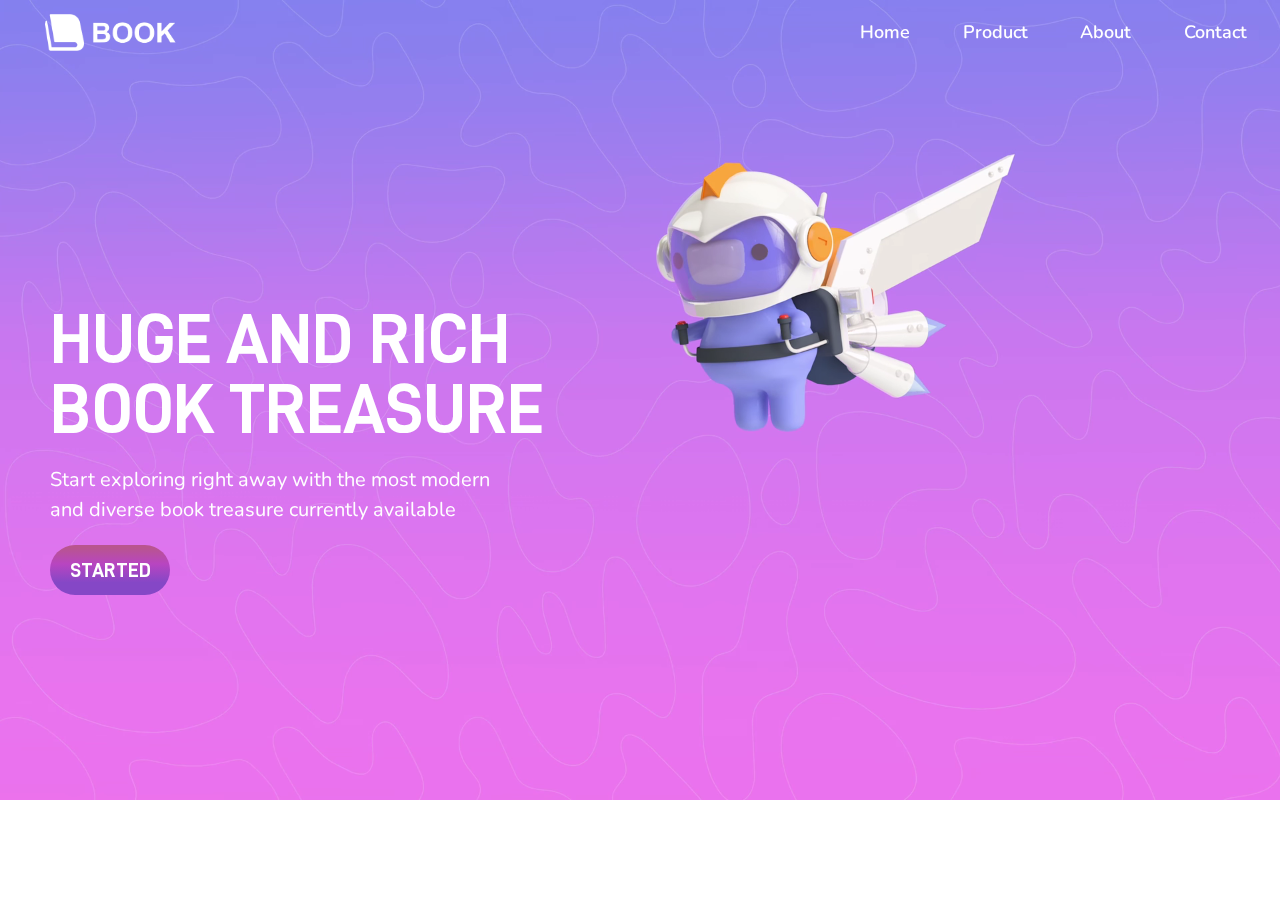
<file: index.html>
<!DOCTYPE html>
<html lang="en">
  <head>
    <meta charset="UTF-8" />
    <meta name="viewport" content="width=device-width, initial-scale=1.0" />
    <link rel="stylesheet" href="../assets/css/bootstrap-icons.css" />
    <link
      rel="icon"
      type="image/x-icon"
      href="./assets/images/login_image.png"
    />
    <link rel="stylesheet" href="./assets/css/style.css" />
    <title id="titlePage">Started</title>
  </head>
  <body class="started_page">
    <video autoplay="" loop="" muted="">
      <source src="./assets/video/background_start.webm" type="video/webm" />
    </video>
    <nav class="started_nav">
      <ul>
        <li>
          <a href="./pages/home.html" class="logo"
            ><img src="./assets/images/logo_white.png" alt="" width="150px"
          /></a>
        </li>
        <li class="ml-auto link"><a href="./pages/home.html">Home</a></li>
        <li class="link"><a href="./pages/product.html">Product</a></li>
        <li class="link"><a href="./pages/about.html">About</a></li>
        <li class="link"><a href="./pages/contact.html">Contact</a></li>
      </ul>
    </nav>
    <section class="main_started">
      <div class="content_started">
        <h1>Huge and rich book treasure</h1>
        <sub
          >Start exploring right away with the most modern and diverse book
          treasure currently available</sub
        >
        <a href="./pages/home.html" class="started_btn">Started</a>
      </div>
    </section>
    <script src="./assets/js/home.js"></script>
  </body>
</html>
</file>
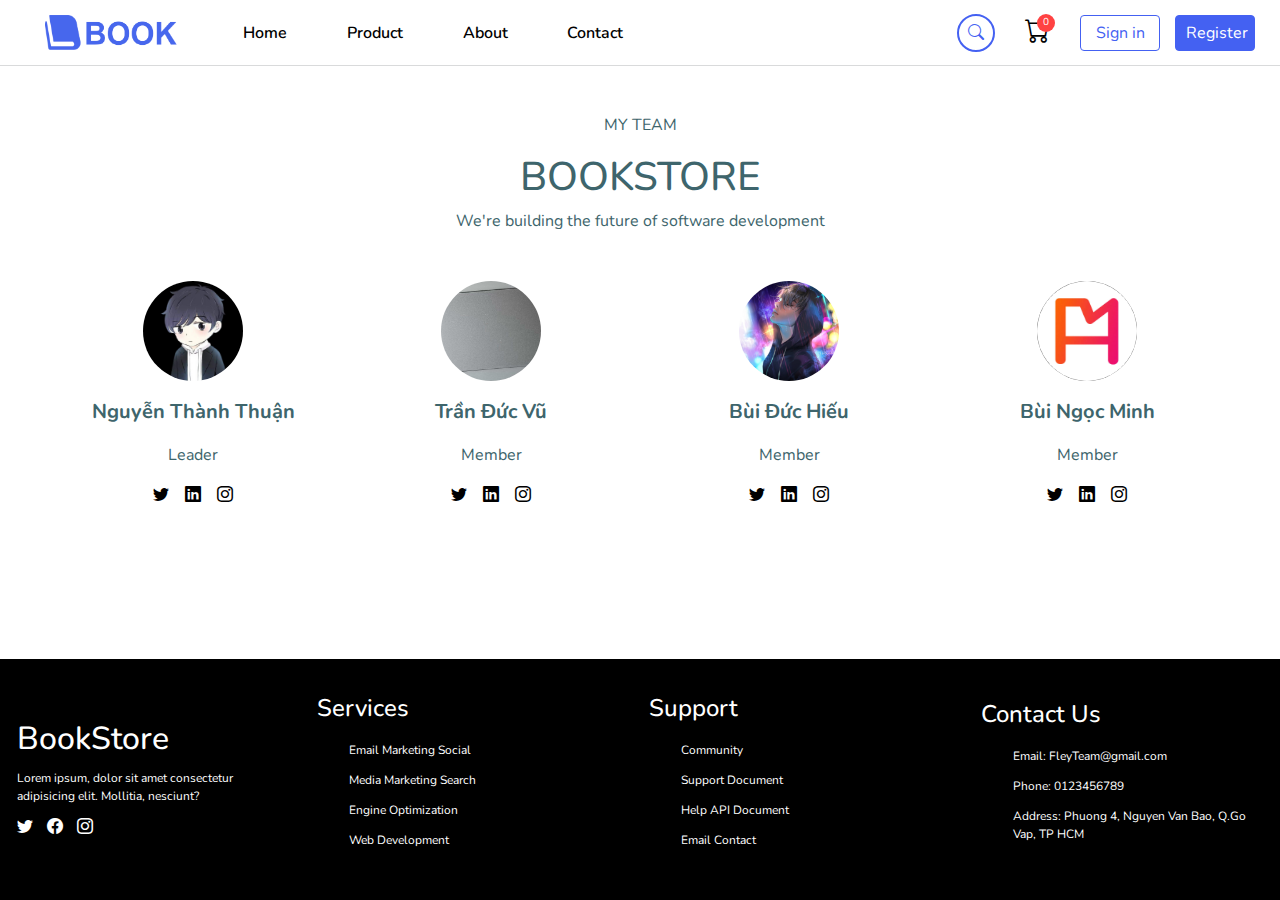
<file: pages/about.html>
<!DOCTYPE html>
<html lang="en">
  <head>
    <meta charset="UTF-8" />
    <meta name="viewport" content="width=device-width, initial-scale=1.0" />
    <link rel="stylesheet" href="" />
    <link rel="icon" type="image/x-icon" href="" />
    <link rel="stylesheet" href="../assets/css/bootstrap-icons.css" />
    <link rel="stylesheet" href="../assets/css/bootstrap.min.css" />
    <link
      rel="icon"
      type="image/x-icon"
      href="../assets/images/login_image.png"
    />
    <link rel="stylesheet" href="../assets/css/style.css" />
    <title>About</title>
  </head>
  <body class="about_page">
    <nav class="nav_page">
      <ul>
        <li>
          <a href="./home.html" class="logo"
            ><img src="../assets/images/logo.png" alt="logo" width="150px"
          /></a>
        </li>
        <li class="link"><a href="./home.html">Home</a></li>
        <li class="link"><a href="./product.html">Product</a></li>
        <li class="link"><a href="./about.html">About</a></li>
        <li class="link"><a href="./contact.html">Contact</a></li>
        <li class="ml-auto search">
          <input type="text" name="search" id="search_input" />
          <i class="bi bi-search search_icons"></i>
        </li>
        <li class="cart-li">
          <span class="cart-num">0</span>
          <a href="#" class="cart"><i class="bi bi-cart"></i></a>
        </li>
        <li class="function"></li>
      </ul>
    </nav>
    <div
      class="container-md d-flex flex-column align-items-center justify-content-center"
    >
      <div class="content mt-5">
        <div class="content-header text-center" style="color: #3e656c">
          <p>MY TEAM</p>
          <h1>BOOKSTORE</h1>
          <p>We're building the future of software development</p>
        </div>
        <div
          class="content-member d-flex flex-column flex-md-row gap-5 mt-5"
          style="color: #3e656c"
        >
          <div
            class="mx-auto text-center content-info text-sm-center"
            style="width: 250px"
          >
            <img
              src="../assets/images/thuan.jpg"
              alt="avatar" width="100px"
              class="rounded-circle mx-auto"
            />
            <p class="fw-bold mt-3 fs-5">Nguyễn Thành Thuận</p>
            <p class="my-3">Leader</p>
            <div class="mx-auto d-flex gap-3 justify-content-center">
              <a href="#"><i class="bi bi-twitter"></i></a>
              <a href="#"><i class="bi bi-linkedin"></i></a>
              <a href="#"><i class="bi bi-instagram"></i></a>
            </div>
          </div>
          <div
            class="mx-auto text-center content-info text-sm-center"
            style="width: 250px"
          >
            <img
              src="../assets/images/vu.jpg"
              alt="avatar" width="100px"
              class="rounded-circle mx-auto"
            />
            <p class="fw-bold mt-3 fs-5">Trần Đức Vũ</p>
            <p class="my-3">Member</p>
            <div class="mx-auto d-flex gap-3 justify-content-center">
              <a href="#"><i class="bi bi-twitter"></i></a>
              <a href="#"><i class="bi bi-linkedin"></i></a>
              <a href="#"><i class="bi bi-instagram"></i></a>
            </div>
          </div>
          <div
            class="mx-auto text-center content-info text-sm-center"
            style="width: 250px"
          >
            <img
              src="../assets/images/hieu.jpg"
              alt="avatar" width="100px"
              class="rounded-circle mx-auto"
            />
            <p class="fw-bold mt-3 fs-5">Bùi Đức Hiếu</p>
            <p class="my-3">Member</p>
            <div class="mx-auto d-flex gap-3 justify-content-center">
              <a href="#"><i class="bi bi-twitter"></i></a>
              <a href="#"><i class="bi bi-linkedin"></i></a>
              <a href="#"><i class="bi bi-instagram"></i></a>
            </div>
          </div>
          <div
            class="mx-auto text-center content-info text-sm-center"
            style="width: 250px"
          >
            <img
              src="../assets/images/minh.jpg"
              alt="avatar" width="100px"
              class="rounded-circle mx-auto"
            />
            <p class="fw-bold mt-3 fs-5">Bùi Ngọc Minh</p>
            <p class="my-3">Member</p>
            <div class="mx-auto d-flex gap-3 justify-content-center">
              <a href="#"><i class="bi bi-twitter"></i></a>
              <a href="#"><i class="bi bi-linkedin"></i></a>
              <a href="#"><i class="bi bi-instagram"></i></a>
            </div>
          </div>
        </div>
      </div>
    </div>
    <footer>
      <div class="main_footer">
        <div>
          <h2>BookStore</h2>
          <p>
            Lorem ipsum, dolor sit amet consectetur adipisicing elit. Mollitia,
            nesciunt?
          </p>
          <i class="bi bi-twitter"></i>
          <i class="bi bi-facebook facebook"></i>
          <i class="bi bi-instagram"></i>
        </div>
        <div>
          <h4>Services</h2>
          <ul>
            <li><a href="#">Email Marketing Social</a></li>
            <li><a href="#">Media Marketing Search</a></li>
            <li><a href="#">Engine Optimization</a></li>
            <li><a href="#">Web Development</a></li>
          </ul>
        </div>
        <div>
          <h4>Support</h2>
          <ul>
            <li><a href="#">Community</a></li>
            <li><a href="#">Support Document</a></li>
            <li><a href="#">Help API Document</a></li>
            <li><a href="#">Email Contact</a></li>
          </ul>
        </div>
        <div>
          <h4>Contact Us</h2>
          <ul>
            <li>Email: <a href="#">FleyTeam@gmail.com</a></li>
            <li>Phone: <a href="#">0123456789</a></li>
            <li>Address: <a href="#">Phuong 4, Nguyen Van Bao, Q.Go Vap, TP HCM</a></li>
          </ul>
        </div>
      </div>
    </footer>
    <script src="../assets/js/search.js"></script>
    <script src="../assets/js/home.js"></script>
    <script src="../assets/js/cart.js"></script>
    <script src="../assets/js/addCart.js"></script>
  </body>
</html>
</file>
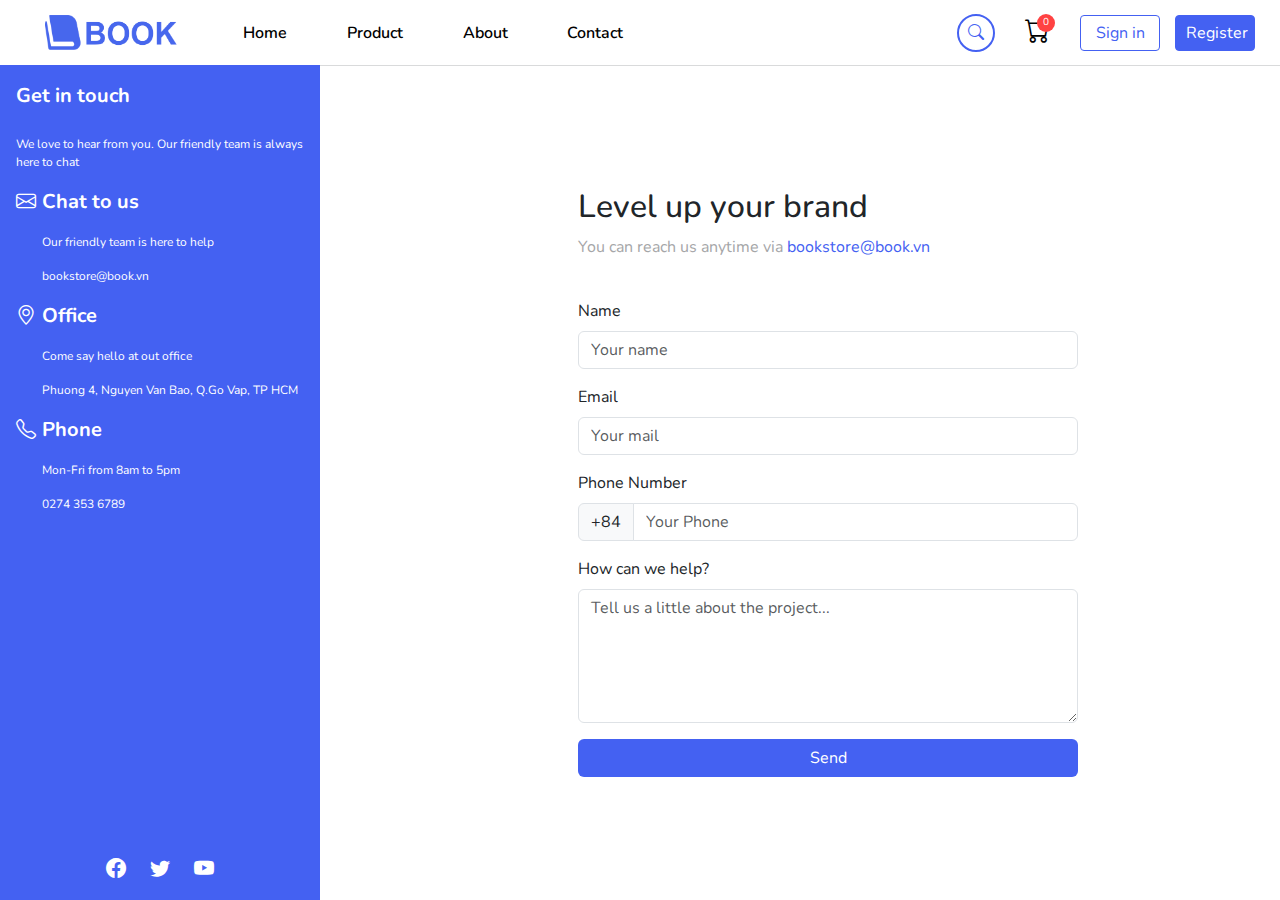
<file: pages/contact.html>
<!DOCTYPE html>
<html lang="en">
  <head>
    <meta charset="UTF-8" />
    <meta name="viewport" content="width=device-width, initial-scale=1.0" />
    <link rel="stylesheet" href="" />
    <link rel="icon" type="image/x-icon" href="" />
    <link rel="stylesheet" href="../assets/css/bootstrap-icons.css" />
    <link rel="stylesheet" href="../assets/css/bootstrap.min.css" />
    <link
      rel="icon"
      type="image/x-icon"
      href="../assets/images/login_image.png"
    />
    <link rel="stylesheet" href="../assets/css/style.css" />
    <title>Contact</title>
  </head>

  <body class="contact_page">
    <nav class="nav_page">
      <ul>
        <li>
          <a href="./home.html" class="logo"
            ><img src="../assets/images/logo.png" alt="logo" width="150px"
          /></a>
        </li>
        <li class="link"><a href="./home.html">Home</a></li>
        <li class="link"><a href="./product.html">Product</a></li>
        <li class="link"><a href="./about.html">About</a></li>
        <li class="link"><a href="./contact.html">Contact</a></li>
        <li class="ml-auto search">
          <input type="text" name="search" id="search_input" />
          <i class="bi bi-search search_icons"></i>
        </li>
        <li class="cart-li">
          <span class="cart-num">0</span>
          <a href="#" class="cart"><i class="bi bi-cart"></i></a>
        </li>
        <li class="function"></li>
      </ul>
    </nav>
    <div class="container-fluid">
      <div class="content row">
        <div
          class="col-3 left-content d-flex flex-column justify-content-center text-white p-3 fs-5"
          style="background-color: #4461f2; height: calc(100vh - 65px)"
        >
          <p class="fw-bold">Get in touch</p>
          <p class="mt-2" style="font-size: 12px">
            We love to hear from you. Our friendly team is always here to chat
          </p>
          <div class="row">
            <div class="col-1">
              <i class="bi bi-envelope"></i>
            </div>
            <div class="col-11">
              <p class="fw-bold">Chat to us</p>
              <p style="font-size: 12px">Our friendly team is here to help</p>
              <p style="font-size: 12px">bookstore@book.vn</p>
            </div>
          </div>
          <div class="row">
            <div class="col-1">
              <i class="bi bi-geo-alt"></i>
            </div>
            <div class="col-11">
              <p class="fw-bold">Office</p>
              <p style="font-size: 12px">Come say hello at out office</p>
              <p style="font-size: 12px">
                Phuong 4, Nguyen Van Bao, Q.Go Vap, TP HCM
              </p>
            </div>
          </div>
          <div class="row">
            <div class="col-1">
              <i class="bi bi-telephone"></i>
            </div>
            <div class="col-11">
              <p class="fw-bold">Phone</p>
              <p style="font-size: 12px">Mon-Fri from 8am to 5pm</p>
              <p style="font-size: 12px">0274 353 6789</p>
            </div>
          </div>
          <div class="d-flex gap-4 mt-auto mx-auto text-decoration-none">
            <a href="" class="text-white"><i class="bi bi-facebook"></i></a>
            <a href="" class="text-white"><i class="bi bi-twitter"></i></a>
            <a href="" class="text-white"><i class="bi bi-youtube"></i></a>
          </div>
        </div>
        <div
          class="right-content col-9 d-flex justify-content-center align-items-center"
        >
          <div class="container-sm w-50 d-flex flex-column">
            <div class="">
              <h2>Level up your brand</h2>
              <p style="color: #a5a6a8">
                You can reach us anytime via
                <a style="color: #4461f2" href="#">bookstore@book.vn</a>
              </p>
            </div>
            <form action="#" class="mt-4" style="width: 500px">
              <label for="name" class="form-label">Name</label>
              <input
                type="text"
                name="name"
                id="name"
                class="form-control"
                placeholder="Your name"
              />
              <label for="email" class="form-label mt-3">Email</label>
              <input
                type="email"
                name="email"
                id="name"
                class="form-control"
                placeholder="Your mail"
              />
              <label for="phone" class="form-label mt-3">Phone Number</label>
              <div class="input-group">
                <span class="input-group-text">+84</span>
                <input
                  type="text"
                  name="phone"
                  id="phone"
                  placeholder="Your Phone"
                  class="form-control"
                />
              </div>
              <label for="comment" class="form-label mt-3"
                >How can we help?</label
              >
              <textarea
                name="comment"
                id=""
                cols="30"
                rows="5"
                class="form-control"
                placeholder="Tell us a little about the project..."
              ></textarea>
              <input
                type="button"
                value="Send"
                class="btn text-white mt-3 w-100"
                style="background-color: #4461f2"
              />
            </form>
          </div>
        </div>
      </div>
    </div>
    <script src="../assets/js/search.js"></script>
    <script src="../assets/js/home.js"></script>
    <script src="../assets/js/cart.js"></script>
  </body>
</html>
</file>
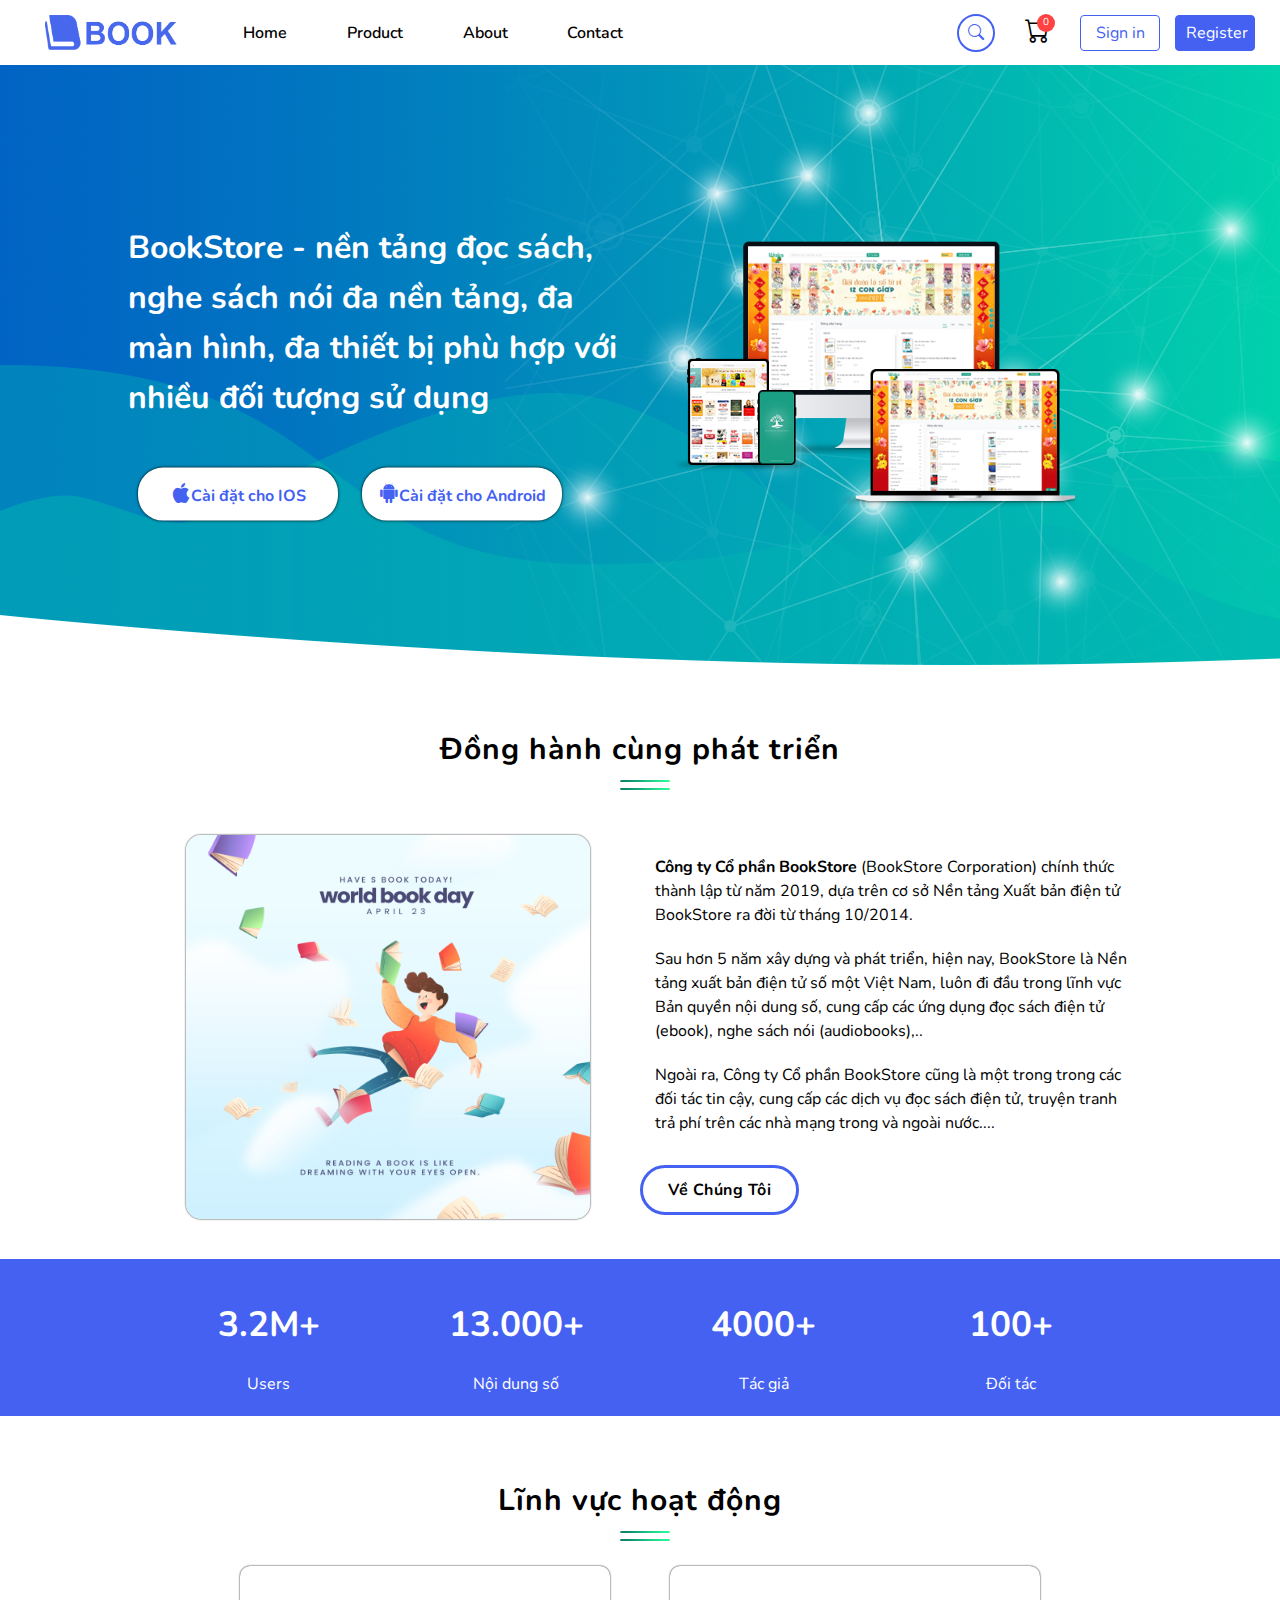
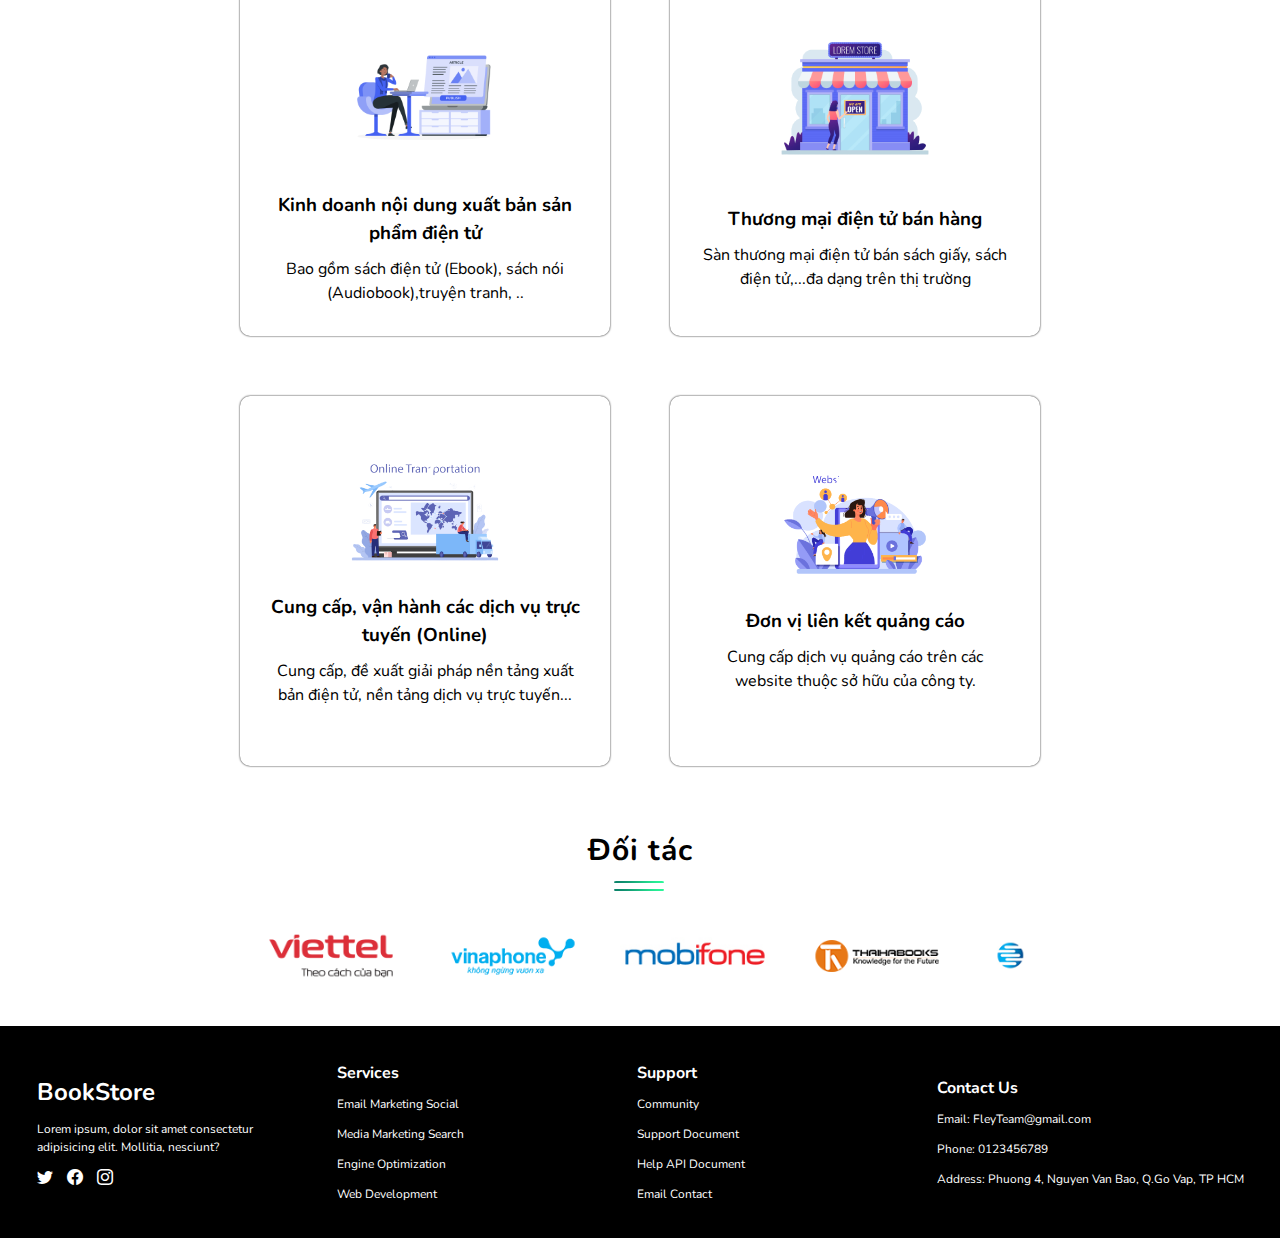
<file: pages/home.html>
<!DOCTYPE html>
<html lang="en">
  <head>
    <meta charset="UTF-8" />
    <meta name="viewport" content="width=device-width, initial-scale=1.0" />
    <link rel="stylesheet" href="../assets/css/bootstrap-icons.css" />
    <link
      rel="icon"
      type="image/x-icon"
      href="../assets/images/login_image.png"
    />
    <link rel="stylesheet" href="../assets/css/style.css" />

    <title id="titlePage">Home Page</title>
  </head>
  <body class="home_page">
    <nav class="nav_page">
      <ul>
        <li>
          <a href="./home.html" class="logo"
            ><img src="../assets/images/logo.png" alt="logo" width="150px"
          /></a>
        </li>
        <li class="link"><a href="./home.html">Home</a></li>
        <li class="link"><a href="./product.html">Product</a></li>
        <li class="link"><a href="./about.html">About</a></li>
        <li class="link"><a href="./contact.html">Contact</a></li>
        <li class="ml-auto search">
          <input type="text" name="search" id="search_input" />
          <i class="bi bi-search search_icons"></i>
        </li>
        <li class="cart-li">
          <span class="cart-num">0</span>
          <a href="#" class="cart"><i class="bi bi-cart"></i></a>
        </li>
        <li class="function"></li>
      </ul>
    </nav>
    <div class="slider">
      <div class="carousel">
        <div class="carousel-item carousel-item_1">
          <div class="wrapper">
            <div class="content">
              <h1>
                BookStore - nền tảng đọc sách, nghe sách nói đa nền tảng, đa màn
                hình, đa thiết bị phù hợp với nhiều đối tượng sử dụng
              </h1>
              <div class="button-download">
                <button class="button-download_ios">
                  <i class="bi bi-apple"></i><a href="#">Cài đặt cho IOS</a>
                </button>
                <button class="button-download_android">
                  <i class="bi bi-android2"></i
                  ><a href="#">Cài đặt cho Android</a>
                </button>
              </div>
            </div>
            <div class="content-img">
              <img src="../assets/images/anh-3.png" alt="" />
            </div>
          </div>
        </div>

        <div class="carousel-item carousel-item_2">
          <div class="wrapper">
            <div class="content">
              <h1>
                BookStore - Nền tảng trao đổi mua bán sách an toàn, phù hợp với
                nhiều nền tảng khác nhau
              </h1>
              <ul>
                <li class="content_text">
                  <img src="../assets/images/tick.svg" alt="" srcset="" />An
                  toàn trao đổi và mua bán
                </li>
                <li class="content_text">
                  <img src="../assets/images/tick.svg" alt="" srcset="" />Nhiều
                  thể loại khác nhau phù hợp với nhiều nhu cầu
                </li>
                <li class="content_text">
                  <img src="../assets/images/tick.svg" alt="" srcset="" />Tương
                  thích với nhiều nền tảng
                </li>
                <li class="content_text">
                  <img src="../assets/images/tick.svg" alt="" srcset="" />Không
                  có quảng cáo
                </li>
              </ul>
              <div class="button-download">
                <button class="button-download_ios">
                  <i class="bi bi-apple"></i><a href="#">Cài đặt cho IOS</a>
                </button>
                <button class="button-download_android">
                  <i class="bi bi-android2"></i
                  ><a href="#">Cài đặt cho Android</a>
                </button>
              </div>
            </div>
            <div class="content-img">
              <img src="../assets/images/anh.png" alt="" />
            </div>
          </div>
        </div>

        <div class="carousel-item carousel-item_3">
          <div class="wrapper">
            <div class="content">
              <h1>
                Đăng ký BookStore - Cho phép bạn đọc sách, mua bán sách, xem
                giới thiệu sách và tìm kiếm các tài liệu cần thiết một cách dễ
                dàng.
              </h1>
              <div class="button-download">
                <button class="button-download_ios">
                  <i class="bi bi-apple"></i><a href="#">Cài đặt cho IOS</a>
                </button>
                <button class="button-download_android">
                  <i class="bi bi-android2"></i
                  ><a href="#">Cài đặt cho Android</a>
                </button>
              </div>
            </div>
            <div class="content-img">
              <img src="../assets/images/anh-2.png" alt="" />
            </div>
          </div>
        </div>
      </div>
    </div>

    <div class="container_box">
      <div class="title">
        <h1>Đồng hành cùng phát triển</h1>
      </div>
      <div class="main_content">
        <img src="../assets/images/img_main-content.jpg" alt="" />
        <div class="right_content">
          <div class="text_content">
            <p>
              <b>Công ty Cổ phần BookStore</b> (BookStore Corporation) chính
              thức thành lập từ năm 2019, dựa trên cơ sở Nền tảng Xuất bản điện
              tử BookStore ra đời từ tháng 10/2014.
            </p>
            <p>
              Sau hơn 5 năm xây dựng và phát triển, hiện nay, BookStore là Nền
              tảng xuất bản điện tử số một Việt Nam, luôn đi đầu trong lĩnh vực
              Bản quyền nội dung số, cung cấp các ứng dụng đọc sách điện tử
              (ebook), nghe sách nói (audiobooks),..
            </p>
            <p>
              Ngoài ra, Công ty Cổ phần BookStore cũng là một trong trong các
              đối tác tin cậy, cung cấp các dịch vụ đọc sách điện tử, truyện
              tranh trả phí trên các nhà mạng trong và ngoài nước....
            </p>
          </div>
          <a href="./about.html" class="more">Về Chúng Tôi</a>
        </div>
      </div>
    </div>

    <div class="statistical">
      <div class="statistical_container">
        <div class="first_box">
          <div class="counter_content">3.2M+</div>
          <span>Users</span>
        </div>
        <div class="second_box">
          <div class="counter_content">13.000+</div>
          <span>Nội dung số</span>
        </div>
        <div class="third_box">
          <div class="counter_content">4000+</div>
          <span>Tác giả</span>
        </div>
        <div class="fourth_box">
          <div class="counter_content">100+</div>
          <span>Đối tác</span>
        </div>
      </div>
    </div>

    <div class="box-content">
      <div class="title"><h1>Lĩnh vực hoạt động</h1></div>
      <div class="box-area">
        <div class="left-box">
          <div class="field-content">
            <div class="img-content">
              <img src="../assets/images/scope1.png" alt="" />
            </div>
            <div class="text-area">
              <h3>Kinh doanh nội dung xuất bản sản phẩm điện tử</h3>
              <p>
                Bao gồm sách điện tử (Ebook), sách nói (Audiobook),truyện tranh,
                ..
              </p>
            </div>
          </div>
        </div>
        <div class="right-box">
          <div class="field-content">
            <div class="img-content">
              <img src="../assets/images/scope2.png" alt="" />
            </div>
            <div class="text-area">
              <h3>Thương mại điện tử bán hàng</h3>
              <p>
                Sàn thương mại điện tử bán sách giấy, sách điện tử,...đa dạng
                trên thị trường
              </p>
            </div>
          </div>
        </div>
        <div class="left-box">
          <div class="field-content">
            <div class="img-content">
              <img src="../assets/images/scope3.png" alt="" />
            </div>
            <div class="text-area">
              <h3>Cung cấp, vận hành các dịch vụ trực tuyến (Online)</h3>
              <p>
                Cung cấp, đề xuất giải pháp nền tảng xuất bản điện tử, nền tảng
                dịch vụ trực tuyến...
              </p>
            </div>
          </div>
        </div>
        <div class="right-box">
          <div class="field-content">
            <div class="img-content">
              <img src="../assets/images/scope4.png" alt="" />
            </div>
            <div class="text-area">
              <h3>Đơn vị liên kết quảng cáo</h3>
              <p>
                Cung cấp dịch vụ quảng cáo trên các website thuộc sở hữu của
                công ty.
              </p>
            </div>
          </div>
        </div>
      </div>
    </div>
    <div class="partner">
      <div class="title"><h1>Đối tác</h1></div>
      <div class="slider-container">
        <div class="slider1">
          <div class="slider-item">
            <img src="../assets/images/dt-1.jpg" alt="" />
          </div>
          <div class="slider-item">
            <img src="../assets/images/dt-2.jpg" alt="" />
          </div>
          <div class="slider-item">
            <img src="../assets/images/dt-3.jpg" alt="" />
          </div>
          <div class="slider-item">
            <img src="../assets/images/dt-4.jpg" alt="" />
          </div>
          <div class="slider-item">
            <img src="../assets/images/dt-5.jpg" alt="" />
          </div>
          <div class="slider-item">
            <img src="../assets/images/dt-6.jpg" alt="" />
          </div>
          <div class="slider-item">
            <img src="../assets/images/dt-7.jpg" alt="" />
          </div>
          <div class="slider-item">
            <img src="../assets/images/dt-8.jpg" alt="" />
          </div>
          <div class="slider-item">
            <img src="../assets/images/dt-9.jpg" alt="" />
          </div>
          <div class="slider-item">
            <img src="../assets/images/dt-10.jpg" alt="" />
          </div>
          <div class="slider-item">
            <img src="../assets/images/dt-11.jpg" alt="" />
          </div>
          <div class="slider-item">
            <img src="../assets/images/dt-12.jpg" alt="" />
          </div>
          <div class="slider-item">
            <img src="../assets/images/dt-13.jpg" alt="" />
          </div>
          <div class="slider-item">
            <img src="../assets/images/dt-14.jpg" alt="" />
          </div>
          <div class="slider-item">
            <img src="../assets/images/dt-15.jpg" alt="" />
          </div>
          <div class="slider-item">
            <img src="../assets/images/dt-16.jpg" alt="" />
          </div>
          <div class="slider-item">
            <img src="../assets/images/dt-17.jpg" alt="" />
          </div>
          <div class="slider-item">
            <img src="../assets/images/dt-18.jpg" alt="" />
          </div>
          <div class="slider-item">
            <img src="../assets/images/dt-19.jpg" alt="" />
          </div>
          <div class="slider-item">
            <img src="../assets/images/dt-20.jpg" alt="" />
          </div>
        </div>
      </div>
    </div>
    <footer>
      <div class="main_footer">
        <div>
          <h2>BookStore</h2>
          <p>
            Lorem ipsum, dolor sit amet consectetur adipisicing elit. Mollitia,
            nesciunt?
          </p>
          <i class="bi bi-twitter"></i>
          <i class="bi bi-facebook facebook"></i>
          <i class="bi bi-instagram"></i>
        </div>
        <div>
          <h4>Services</h2>
          <ul>
            <li><a href="#">Email Marketing Social</a></li>
            <li><a href="#">Media Marketing Search</a></li>
            <li><a href="#">Engine Optimization</a></li>
            <li><a href="#">Web Development</a></li>
          </ul>
        </div>
        <div>
          <h4>Support</h2>
          <ul>
            <li><a href="#">Community</a></li>
            <li><a href="#">Support Document</a></li>
            <li><a href="#">Help API Document</a></li>
            <li><a href="#">Email Contact</a></li>
          </ul>
        </div>
        <div>
          <h4>Contact Us</h2>
          <ul>
            <li>Email: <a href="#">FleyTeam@gmail.com</a></li>
            <li>Phone: <a href="#">0123456789</a></li>
            <li>Address: <a href="#"> Phuong 4, Nguyen Van Bao, Q.Go Vap, TP HCM</a></li>
          </ul>
        </div>
      </div>
    </footer>
    <script src="../assets/js/dragSlider.js"></script>
    <script src="../assets/js/partner.js"></script>
    <script src="../assets/js/countNumber.js"></script>
    <script src="../assets/js/search.js"></script>
    <script src="../assets/js/home.js"></script>
    <script src="../assets/js/cart.js"></script>
  </body>
</html>
</file>
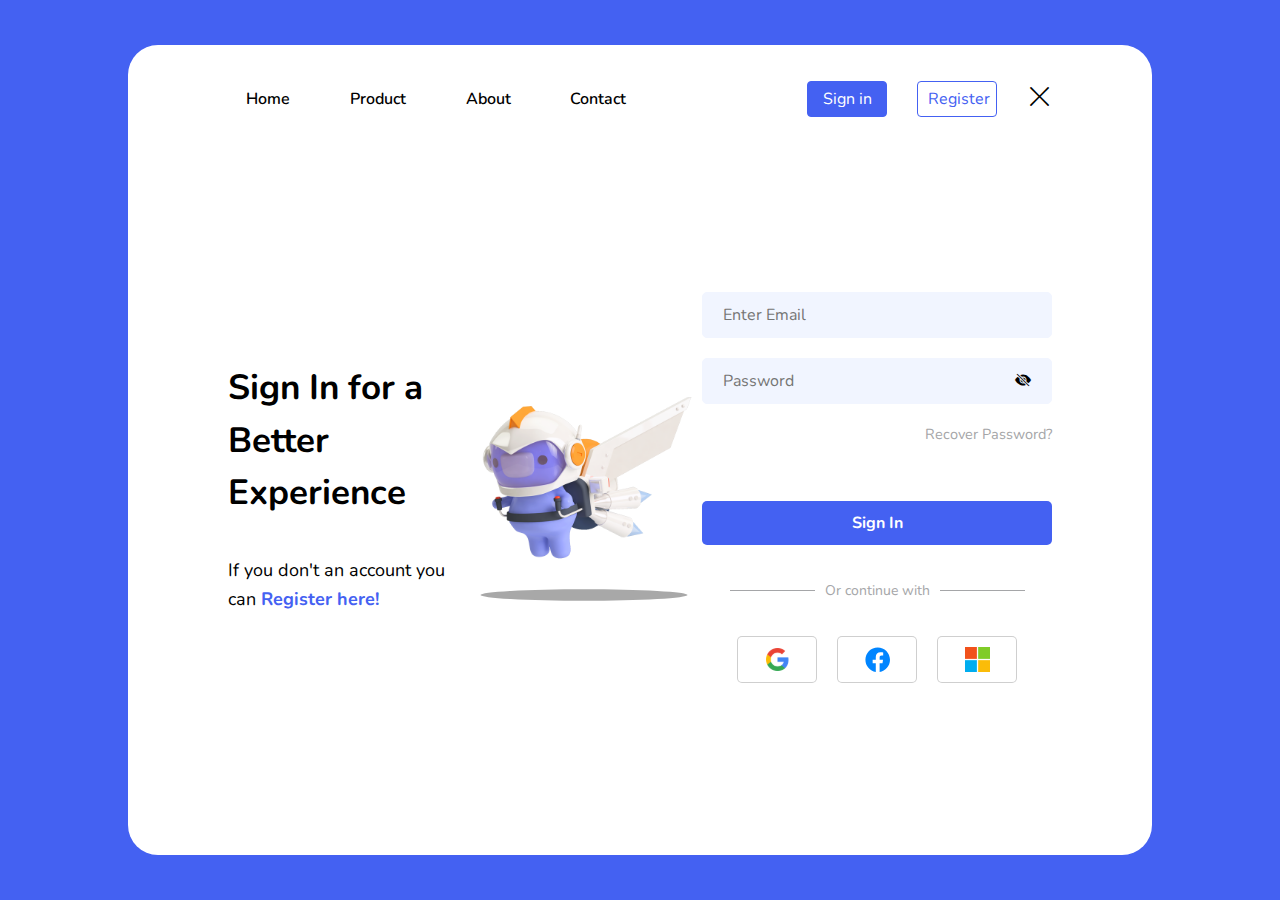
<file: pages/login.html>
<!DOCTYPE html>
<html lang="en">
  <head>
    <meta charset="UTF-8" />
    <meta name="viewport" content="width=device-width, initial-scale=1.0" />
    <link rel="stylesheet" href="../assets/css/bootstrap-icons.css" />
    <link rel="stylesheet" href="../assets/css/style.css" />
    <link
      rel="icon"
      type="image/x-icon"
      href="../assets/images/login_image.png"
    />
    <title id="titlePage">Sign In</title>
  </head>
  <body class="login">
    <section class="account">
      <div class="account_main">
        <nav>
          <ul>
            <li class="link"><a href="./home.html">Home</a></li>
            <li class="link"><a href="./product.html">Product</a></li>
            <li class="link"><a href="./about.html">About</a></li>
            <li class="link"><a href="./contact.html">Contact</a></li>
            <li class="sign ml-auto active">
              <a href="./login.html">Sign in</a>
            </li>
            <li class="regis">
              <a href="./register.html" class="Register">Register</a>
            </li>
            <a href="./home.html" class="close_icon">
              <i class="bi bi-x-lg"></i>
            </a>
          </ul>
        </nav>
        <div class="account_content">
          <div class="main_left">
            <h1 class="left_title">Sign In for a Better Experience</h1>
            <sub
              >If you don't an account you can
              <a href="./register.html">Register here!</a></sub
            >
          </div>
          <div class="main_center">
            <img src="../assets/images/login_image.png" alt="" />
            <div class="shadow_image"></div>
          </div>
          <form action="" class="account_form">
            <div class="form_email">
              <input type="text" name="email" placeholder="Enter Email" />
            </div>

            <div class="form_password">
              <input type="password" name="password" placeholder="Password" />
              <i class="bi bi-eye-slash-fill"></i>
            </div>
            <a href="#" class="recover_password">Recover Password?</a>
            <span class="error"></span>
            <div class="submit">
              <input type="submit" value="Sign In" class="sign_in" />
            </div>
            <div class="continue">
              <span></span>
              <p>Or continue with</p>
              <span></span>
            </div>
            <div class="social_network">
              <a href="#"
                ><img src="../assets/images/google_icon.svg" alt=""
              /></a>
              <a href="#"
                ><img src="../assets/images/facebook_icon.svg" alt=""
              /></a>
              <a href="#"
                ><img src="../assets/images/microsoft.png" alt="" />
              </a>
            </div>
          </form>
        </div>
      </div>
    </section>
    <script src="../assets/js/toggleEye.js"></script>
    <script src="../assets/js/account.js"></script>
  </body>
</html>
</file>
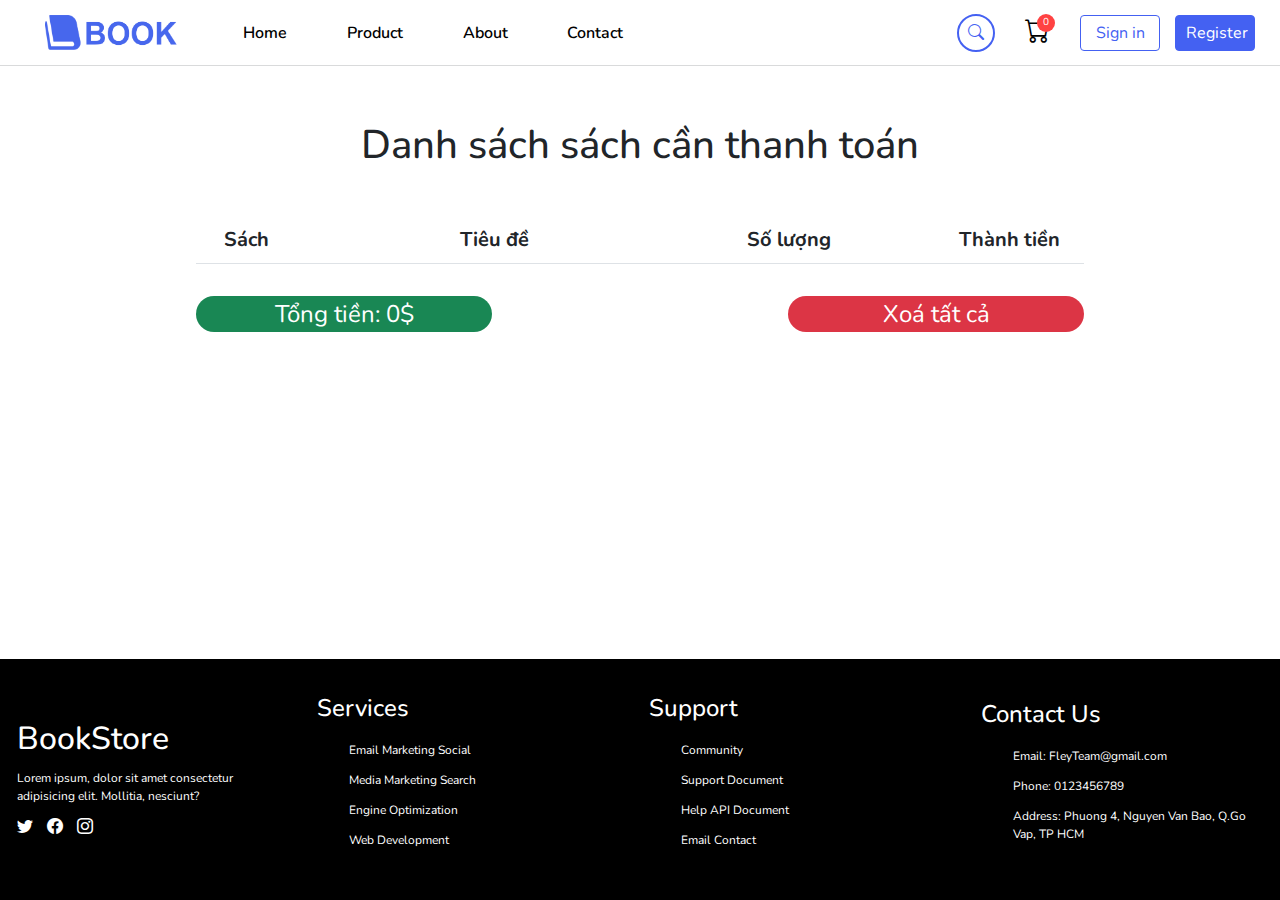
<file: pages/payment.html>
<!DOCTYPE html>
<html lang="en">
  <head>
    <meta charset="UTF-8" />
    <meta name="viewport" content="width=device-width, initial-scale=1.0" />
    <link rel="stylesheet" href="" />
    <link rel="icon" type="image/x-icon" href="" />
    <link rel="stylesheet" href="../assets/css/bootstrap-icons.css" />
    <link rel="stylesheet" href="../assets/css/bootstrap.min.css" />
    <link
      rel="icon"
      type="image/x-icon"
      href="../assets/images/login_image.png"
    />
    <link rel="stylesheet" href="../assets/css/style.css" />
    <title>Payment</title>
  </head>
  <body class="payment_page">
    <nav class="nav_page">
      <ul>
        <li>
          <a href="./home.html" class="logo"
            ><img src="../assets/images/logo.png" alt="logo" width="150px"
          /></a>
        </li>
        <li class="link"><a href="./home.html">Home</a></li>
        <li class="link"><a href="./product.html">Product</a></li>
        <li class="link"><a href="./about.html">About</a></li>
        <li class="link"><a href="./contact.html">Contact</a></li>
        <li class="ml-auto search">
          <input type="text" name="search" id="search_input" />
          <i class="bi bi-search search_icons"></i>
        </li>
        <li class="cart-li">
          <span class="cart-num">0</span>
          <a href="#" class="cart"><i class="bi bi-cart"></i></a>
        </li>
        <li class="function"></li>
      </ul>
    </nav>
    <div class="product-payment p-5">
      <h3
        class="fs-1 text-center mb-5 w-50 mx-auto py-2 rounded-5"
      >
        Danh sách sách cần thanh toán
      </h3>

      <div
        class="d-flex justify-content-center align-items-center w-75 mx-auto text-center fs-5 fw-bold border-bottom pb-2 mb-2"
      >
        <div class="text-center" style="width: 100px">Sách</div>
        <div class="ms-5" style="width: 300px">Tiêu đề</div>
        <div class="mx-auto" style="width: 150px">Số lượng</div>
        <div style="width: 150px">Thành tiền</div>
      </div>
      <div
        class="table_payment d-flex justify-content-center align-items-center flex-column"
      ></div>
      <div class="d-flex justify-content-center align-items-center">
      <div
        class="bg-success text-white w-25 fs-4 mt-4 mx-auto text-center rounded-5 sum_price"
      ></div>
      <div class="bg-danger text-white w-25 fs-4 mx-auto mt-4 text-center rounded-5 del">Xoá tất cả</div>
      </div>
    </div>
    <footer>
      <div class="main_footer">
        <div>
          <h2>BookStore</h2>
          <p>
            Lorem ipsum, dolor sit amet consectetur adipisicing elit. Mollitia,
            nesciunt?
          </p>
          <i class="bi bi-twitter"></i>
          <i class="bi bi-facebook facebook"></i>
          <i class="bi bi-instagram"></i>
        </div>
        <div>
          <h4>Services</h2>
          <ul>
            <li><a href="#">Email Marketing Social</a></li>
            <li><a href="#">Media Marketing Search</a></li>
            <li><a href="#">Engine Optimization</a></li>
            <li><a href="#">Web Development</a></li>
          </ul>
        </div>
        <div>
          <h4>Support</h2>
          <ul>
            <li><a href="#">Community</a></li>
            <li><a href="#">Support Document</a></li>
            <li><a href="#">Help API Document</a></li>
            <li><a href="#">Email Contact</a></li>
          </ul>
        </div>
        <div>
          <h4>Contact Us</h2>
          <ul>
            <li>Email: <a href="#">FleyTeam@gmail.com</a></li>
            <li>Phone: <a href="#">0123456789</a></li>
            <li>Address: <a href="#">Phuong 4, Nguyen Van Bao, Q.Go Vap, TP HCM</a></li>
          </ul>
        </div>
      </div>
    </footer>
  </body>
  <script src="../assets/js/home.js"></script>
  <script src="../assets/js/search.js"></script>
  <script src="../assets/js/cart.js"></script>
  <script src="../assets/js/renderProductPayment.js"></script>
</html>
</file>
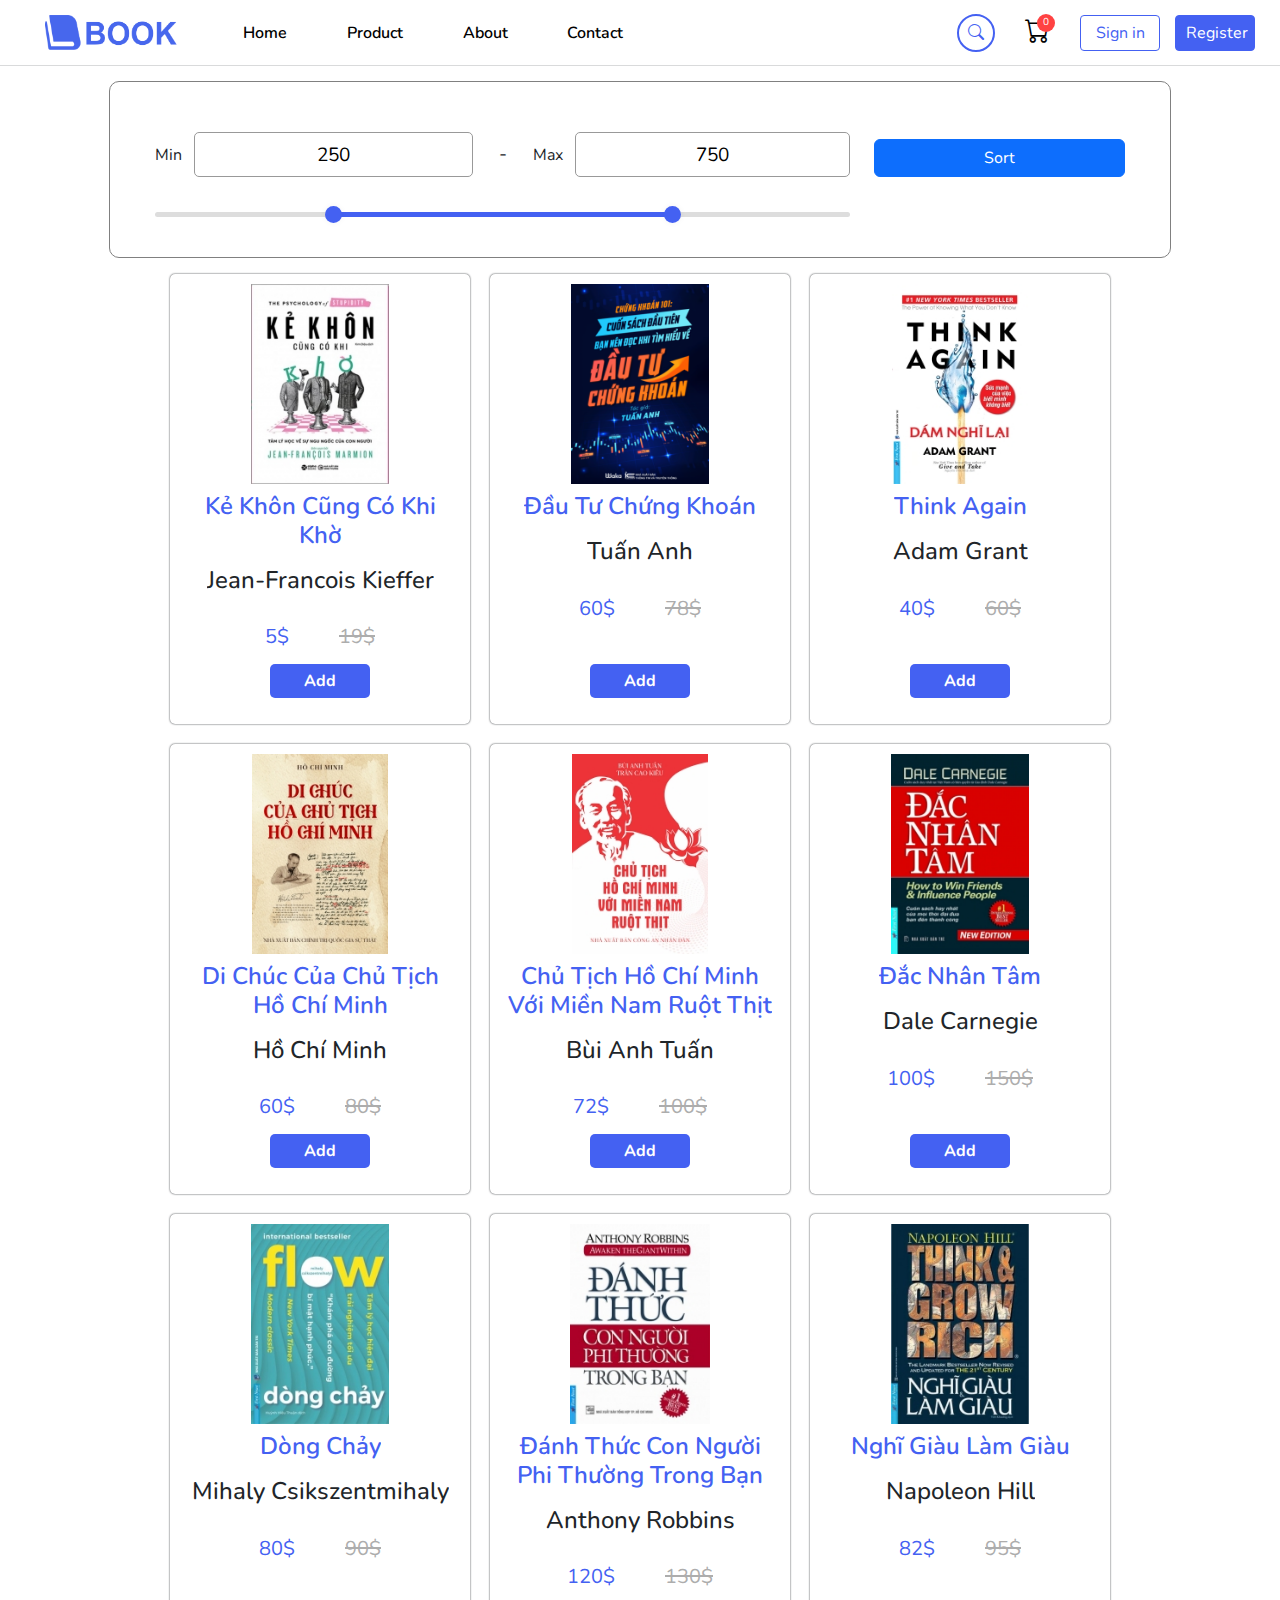
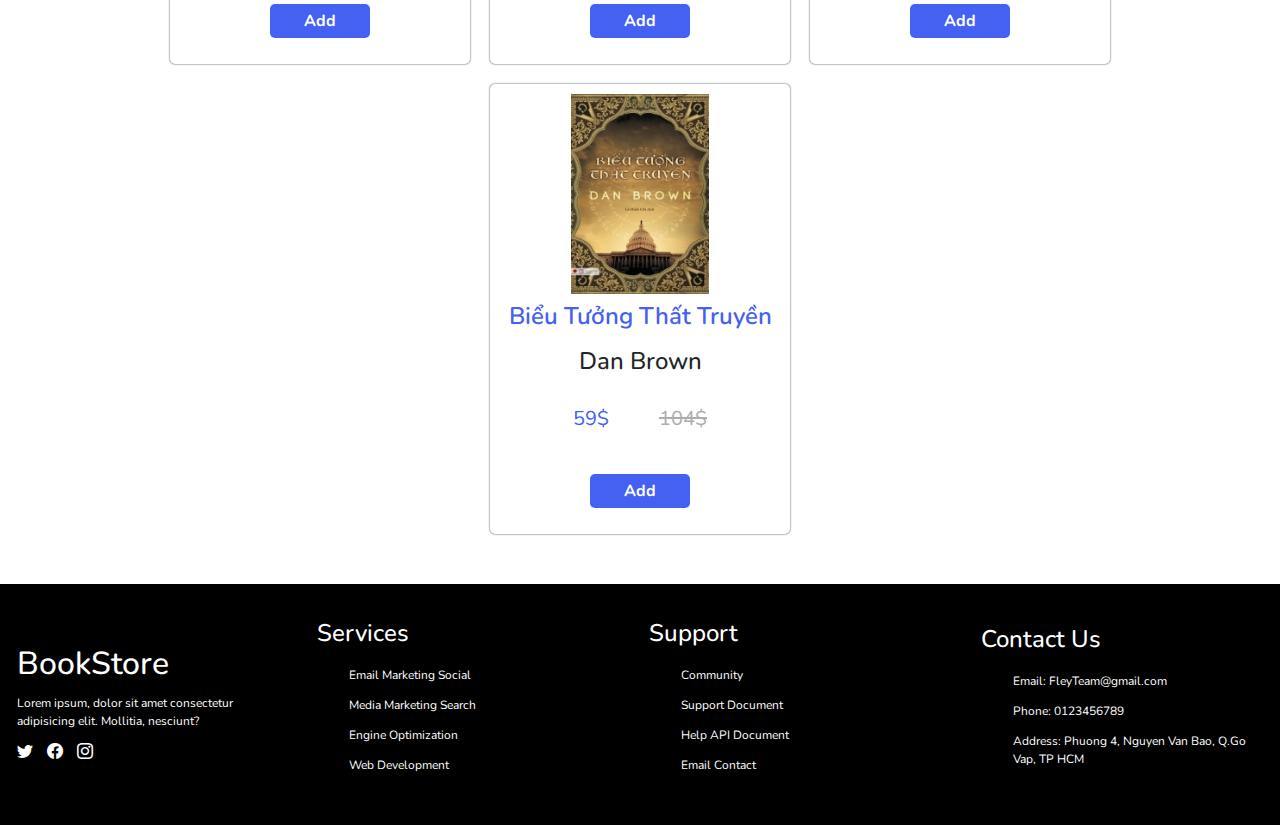
<file: pages/product.html>
<!DOCTYPE html>
<html lang="en">
  <head>
    <meta charset="UTF-8" />
    <meta name="viewport" content="width=device-width, initial-scale=1.0" />
    <link rel="stylesheet" href="" />
    <link rel="icon" type="image/x-icon" href="" />
    <link rel="stylesheet" href="../assets/css/bootstrap-icons.css" />
    <link rel="stylesheet" href="../assets/css/bootstrap.min.css" />
    <link
      rel="icon"
      type="image/x-icon"
      href="../assets/images/login_image.png"
    />
    <link rel="stylesheet" href="../assets/css/style.css" />
    <title>Product</title>
  </head>
  <body class="product_page">
    <nav class="nav_page">
      <ul>
        <li>
          <a href="./home.html" class="logo"
            ><img src="../assets/images/logo.png" alt="logo" width="150px"
          /></a>
        </li>
        <li class="link"><a href="./home.html">Home</a></li>
        <li class="link"><a href="./product.html">Product</a></li>
        <li class="link"><a href="./about.html">About</a></li>
        <li class="link"><a href="./contact.html">Contact</a></li>
        <li class="ml-auto search">
          <input type="text" name="search" id="search_input" />
          <i class="bi bi-search search_icons"></i>
        </li>
        <li class="cart-li">
          <span class="cart-num">0</span>
          <a href="#" class="cart"><i class="bi bi-cart"></i></a>
        </li>
        <li class="function"></li>
      </ul>
    </nav>
    <div class="sort my-3 mx-auto d-flex justify-content-center align-items-center gap-4" >
      <div class="function_sort">
        <div class="price-input">
          <div class="field">
            <span>Min</span>
            <input type="number" class="input-min" value="250" readonly>
          </div>
          <div class="separator">-</div>
          <div class="field">
            <span>Max</span>
            <input type="number" class="input-max" value="750" readonly>
          </div>
        </div>
        <div class="slider2">
          <div class="progress"></div>
        </div>
        <div class="range-input">
          <input type="range" class="range-min" min="0" max="1000" value="250" step="10">
          <input type="range" class="range-max" min="0" max="1000" value="750" step="10">
        </div>
      </div>
      <button class="btn btn-primary w-25 btn_sort mb-1">
        Sort
      </button>
    </div>
  
    <div class="product"></div>
    <footer>
      <div class="main_footer">
        <div>
          <h2>BookStore</h2>
          <p>
            Lorem ipsum, dolor sit amet consectetur adipisicing elit. Mollitia,
            nesciunt?
          </p>
          <i class="bi bi-twitter"></i>
          <i class="bi bi-facebook facebook"></i>
          <i class="bi bi-instagram"></i>
        </div>
        <div>
          <h4>Services</h2>
          <ul>
            <li><a href="#">Email Marketing Social</a></li>
            <li><a href="#">Media Marketing Search</a></li>
            <li><a href="#">Engine Optimization</a></li>
            <li><a href="#">Web Development</a></li>
          </ul>
        </div>
        <div>
          <h4>Support</h2>
          <ul>
            <li><a href="#">Community</a></li>
            <li><a href="#">Support Document</a></li>
            <li><a href="#">Help API Document</a></li>
            <li><a href="#">Email Contact</a></li>
          </ul>
        </div>
        <div>
          <h4>Contact Us</h2>
          <ul>
            <li>Email: <a href="#">FleyTeam@gmail.com</a></li>
            <li>Phone: <a href="#">0123456789</a></li>
            <li>Address: <a href="#">Phuong 4, Nguyen Van Bao, Q.Go Vap, TP HCM</a></li>
          </ul>
        </div>
      </div>
    </footer>
  </body>
  <script src="../assets/js/renderProducts.js"></script>
  <script src="../assets/js/home.js"></script>
  <script src="../assets/js/search.js"></script>
  <script src="../assets/js/cart.js"></script>
  <script src="../assets/js/addCart.js"></script>
  <script src="../assets/js/sort.js"></script>
</html>
</file>
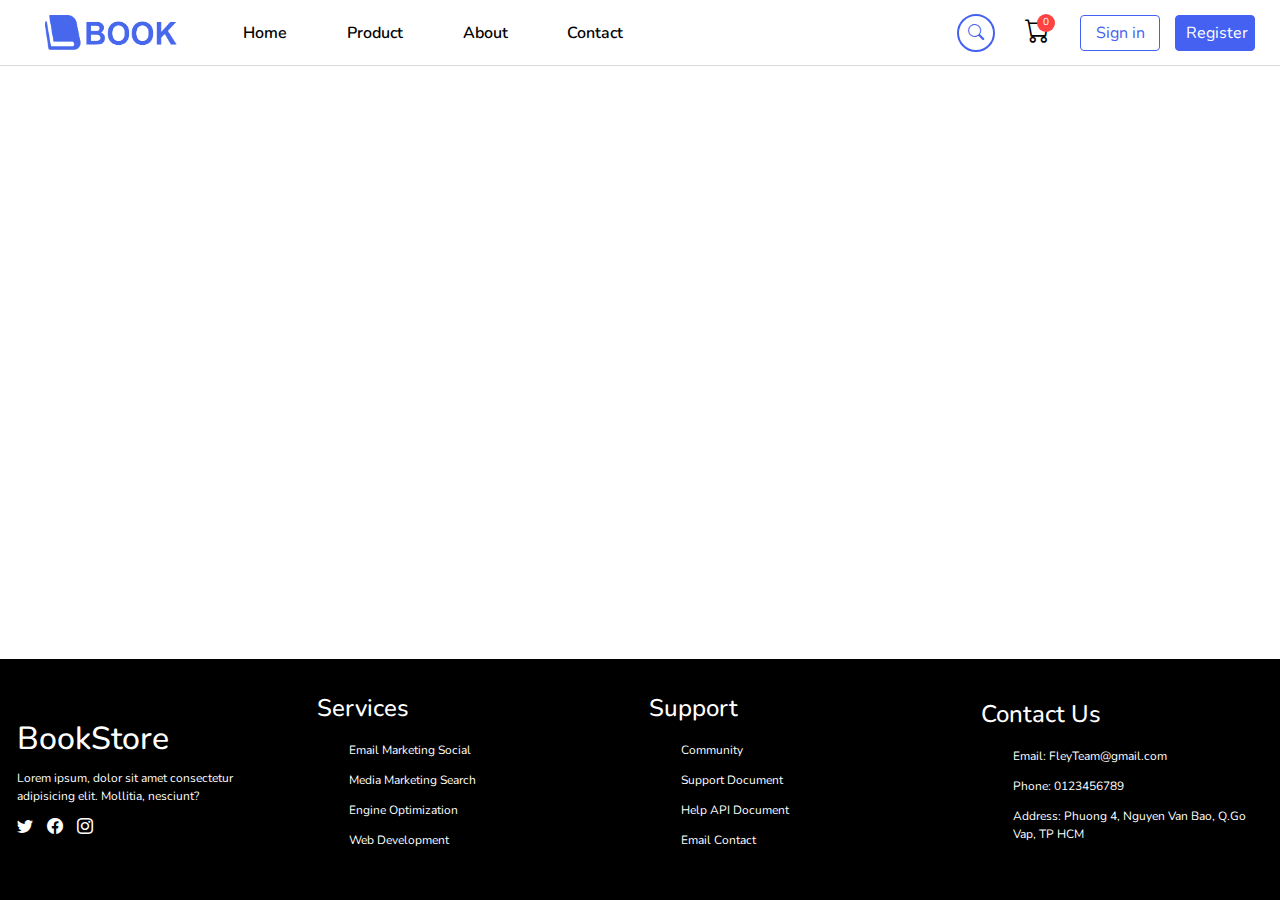
<file: pages/product_details.html>
<!DOCTYPE html>
<html lang="en">
  <head>
    <meta charset="UTF-8" />
    <meta name="viewport" content="width=device-width, initial-scale=1.0" />
    <link rel="stylesheet" href="" />
    <link rel="icon" type="image/x-icon" href="" />
    <link rel="stylesheet" href="../assets/css/bootstrap-icons.css" />
    <link rel="stylesheet" href="../assets/css/bootstrap.min.css" />
    <link
      rel="icon"
      type="image/x-icon"
      href="../assets/images/login_image.png"
    />
    <link rel="stylesheet" href="../assets/css/style.css" />
    <title>Product</title>
  </head>
  <body class="product_page">
    <nav class="nav_page">
      <ul>
        <li>
          <a href="./home.html" class="logo"
            ><img src="../assets/images/logo.png" alt="logo" width="150px"
          /></a>
        </li>
        <li class="link"><a href="./home.html">Home</a></li>
        <li class="link"><a href="./product.html">Product</a></li>
        <li class="link"><a href="./about.html">About</a></li>
        <li class="link"><a href="./contact.html">Contact</a></li>
        <li class="ml-auto search">
          <input type="text" name="search" id="search_input" />
          <i class="bi bi-search search_icons"></i>
        </li>
        <li class="cart-li">
          <span class="cart-num">0</span>
          <a href="#" class="cart"><i class="bi bi-cart"></i></a>
        </li>
        <li class="function"></li>
      </ul>
    </nav>
    <div
      class="product_details p-4 w-75 mx-auto row gap-5 justify-content-center align-items-center"
    ></div>
    <footer>
      <div class="main_footer">
        <div>
          <h2>BookStore</h2>
          <p>
            Lorem ipsum, dolor sit amet consectetur adipisicing elit. Mollitia,
            nesciunt?
          </p>
          <i class="bi bi-twitter"></i>
          <i class="bi bi-facebook facebook"></i>
          <i class="bi bi-instagram"></i>
        </div>
        <div>
          <h4>Services</h2>
          <ul>
            <li><a href="#">Email Marketing Social</a></li>
            <li><a href="#">Media Marketing Search</a></li>
            <li><a href="#">Engine Optimization</a></li>
            <li><a href="#">Web Development</a></li>
          </ul>
        </div>
        <div>
          <h4>Support</h2>
          <ul>
            <li><a href="#">Community</a></li>
            <li><a href="#">Support Document</a></li>
            <li><a href="#">Help API Document</a></li>
            <li><a href="#">Email Contact</a></li>
          </ul>
        </div>
        <div>
          <h4>Contact Us</h2>
          <ul>
            <li>Email: <a href="#">FleyTeam@gmail.com</a></li>
            <li>Phone: <a href="#">0123456789</a></li>
            <li>Address: <a href="#">Phuong 4, Nguyen Van Bao, Q.Go Vap, TP HCM</a></li>
          </ul>
        </div>
      </div>
    </footer>
    <script src="../assets/js/renderProductDetails.js"></script>
    <script src="../assets/js/home.js"></script>
    <script src="../assets/js/search.js"></script>
    <script src="../assets/js/cart.js"></script>
    <script src="../assets/js/addCart.js"></script>
  </body>
</html>
</file>
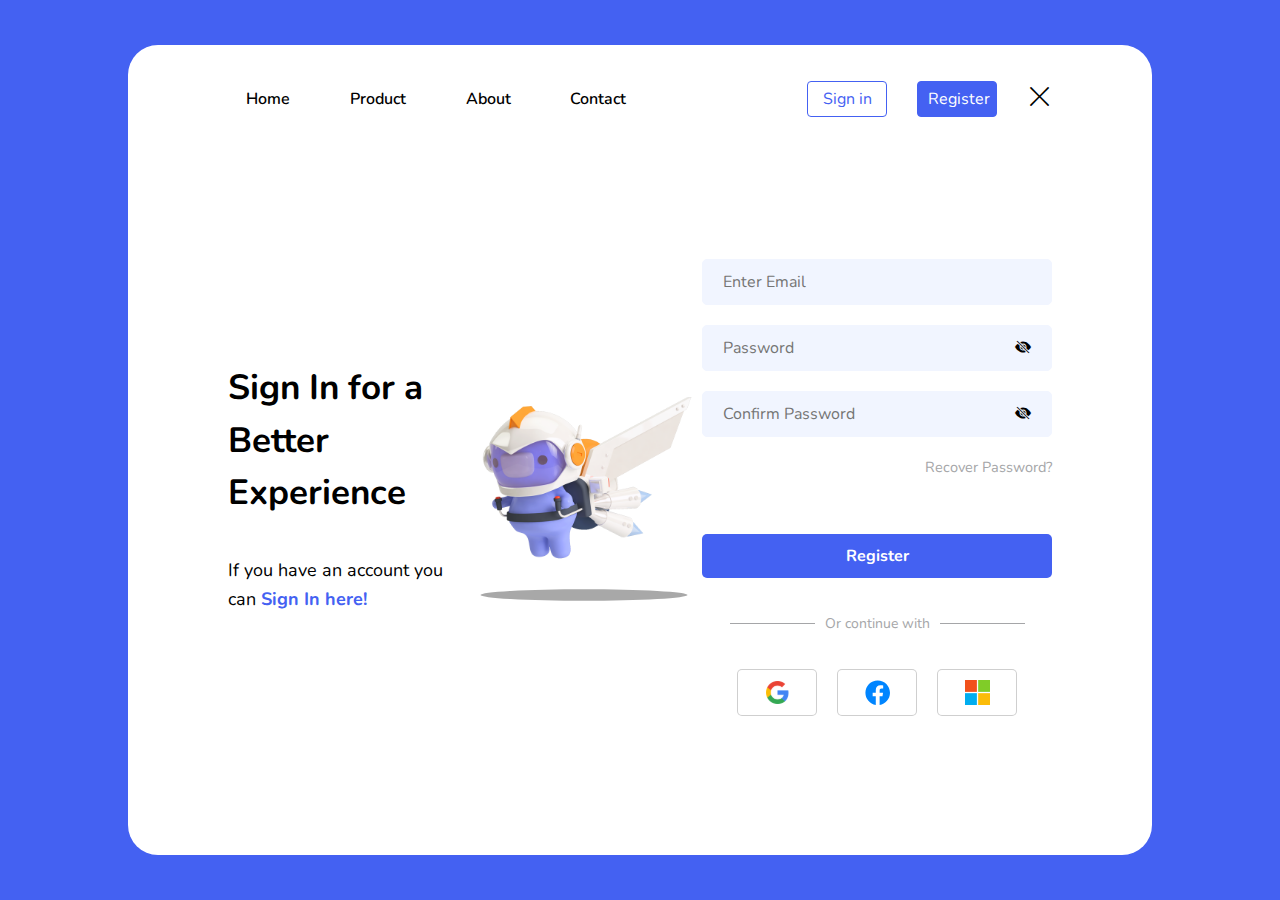
<file: pages/register.html>
<!DOCTYPE html>
<html lang="en">
  <head>
    <meta charset="UTF-8" />
    <meta name="viewport" content="width=device-width, initial-scale=1.0" />
    <link rel="stylesheet" href="../assets/css/bootstrap-icons.css" />
    <link rel="stylesheet" href="../assets/css/style.css" />
    <link
      rel="icon"
      type="image/x-icon"
      href="../assets/images/login_image.png"
    />
    <title id="titlePage">Register</title>
  </head>
  <body class="register">
    <section class="account">
      <div class="account_main">
        <nav>
          <ul>
            <li class="link"><a href="./home.html">Home</a></li>
            <li class="link"><a href="./product.html">Product</a></li>
            <li class="link"><a href="./about.html">About</a></li>
            <li class="link"><a href="./contact.html">Contact</a></li>

            <li class="sign ml-auto"><a href="./login.html">Sign in</a></li>
            <li class="regis active">
              <a href="./register.html" class="Register">Register</a>
            </li>
            <a href="./home.html" class="close_icon">
              <i class="bi bi-x-lg"></i>
            </a>
          </ul>
        </nav>
        <div class="account_content">
          <div class="main_left">
            <h1 class="left_title">Sign In for a Better Experience</h1>
            <sub
              >If you have an account you can
              <a href="./login.html">Sign In here!</a></sub
            >
          </div>
          <div class="main_center">
            <img src="../assets/images/login_image.png" alt="" />
            <div class="shadow_image"></div>
          </div>
          <form action="" class="account_form">
            <div class="form_email">
              <input type="text" name="email" placeholder="Enter Email" />
            </div>

            <div class="form_password">
              <input type="password" name="password" placeholder="Password" />
              <i class="bi bi-eye-slash-fill"></i>
            </div>

            <div class="form_confirm-password">
              <input
                type="password"
                name="password"
                placeholder="Confirm Password"
              />
              <i class="bi bi-eye-slash-fill"></i>
            </div>
            <a href="#" class="recover_password">Recover Password?</a>
            <span class="error"></span>
            <div class="submit">
              <input type="submit" value="Register" class="sign_in" />
            </div>
            <div class="continue">
              <span></span>
              <p>Or continue with</p>
              <span></span>
            </div>
            <div class="social_network">
              <a href="#"
                ><img src="../assets/images/google_icon.svg" alt=""
              /></a>
              <a href="#"
                ><img src="../assets/images/facebook_icon.svg" alt=""
              /></a>
              <a href="#"
                ><img src="../assets/images/microsoft.png" alt="" />
              </a>
            </div>
          </form>
        </div>
      </div>
    </section>
    <script src="../assets/js/toggleEye.js"></script>
    <script src="../assets/js/account.js"></script>
  </body>
</html>
</file>
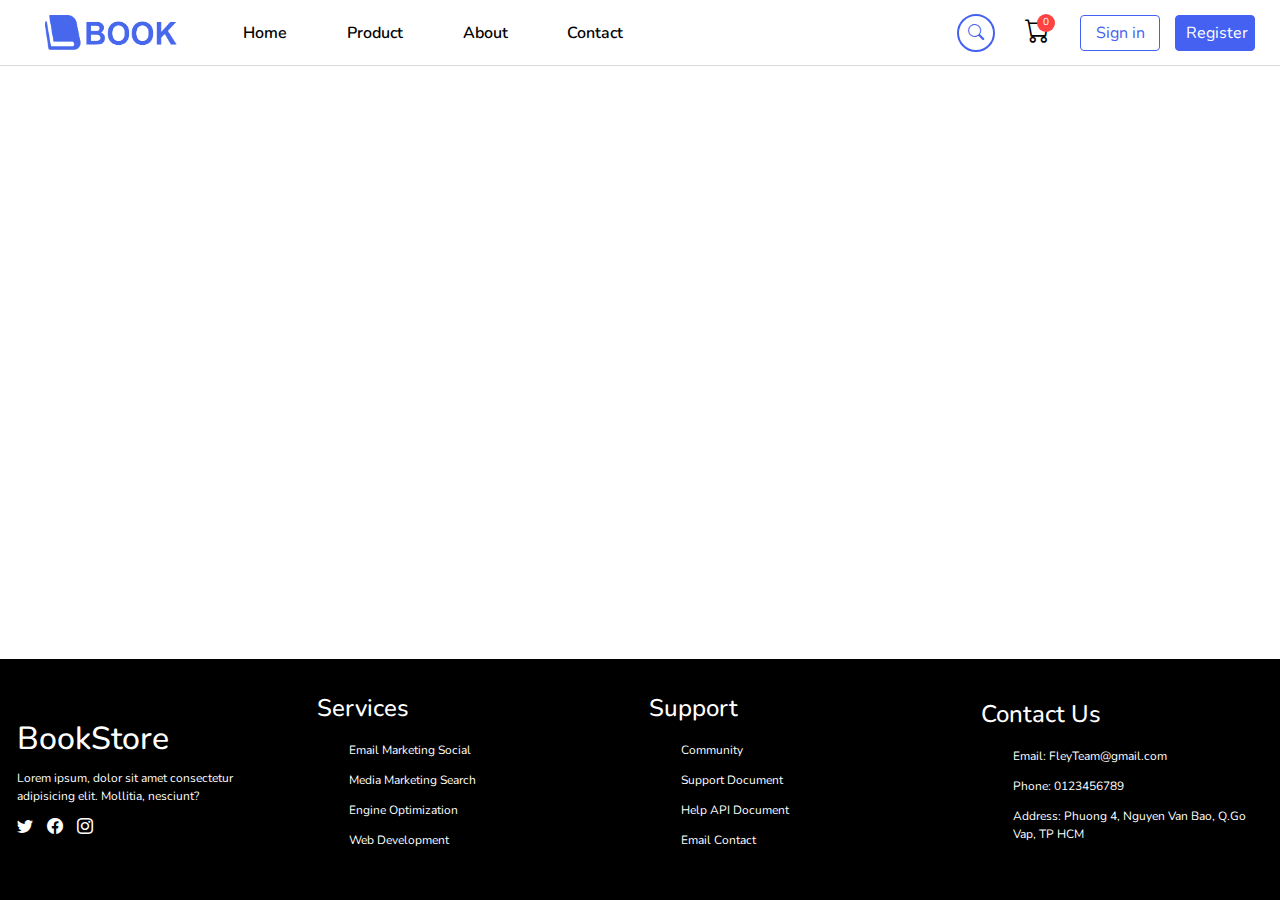
<file: pages/search_product_page.html>
<!DOCTYPE html>
<html lang="en">
  <head>
    <meta charset="UTF-8" />
    <meta name="viewport" content="width=device-width, initial-scale=1.0" />
    <link rel="stylesheet" href="" />
    <link rel="icon" type="image/x-icon" href="" />
    <link rel="stylesheet" href="../assets/css/bootstrap-icons.css" />
    <link rel="stylesheet" href="../assets/css/bootstrap.min.css" />
    <link
      rel="icon"
      type="image/x-icon"
      href="../assets/images/login_image.png"
    />
    <link rel="stylesheet" href="../assets/css/style.css" />
    <title>Product</title>
  </head>
  <body class="product_page">
    <nav class="nav_page">
      <ul>
        <li>
          <a href="./home.html" class="logo"
            ><img src="../assets/images/logo.png" alt="logo" width="150px"
          /></a>
        </li>
        <li class="link"><a href="./home.html">Home</a></li>
        <li class="link"><a href="./product.html">Product</a></li>
        <li class="link"><a href="./about.html">About</a></li>
        <li class="link"><a href="./contact.html">Contact</a></li>
        <li class="ml-auto search">
          <input type="text" name="search" id="search_input" />
          <i class="bi bi-search search_icons"></i>
        </li>
        <li class="cart-li">
          <span class="cart-num">0</span>
          <a href="#" class="cart"><i class="bi bi-cart"></i></a>
        </li>
        <li class="function"></li>
      </ul>
    </nav>
    <div class="product mt-5"></div>
    <footer>
      <div class="main_footer">
        <div>
          <h2>BookStore</h2>
          <p>
            Lorem ipsum, dolor sit amet consectetur adipisicing elit. Mollitia,
            nesciunt?
          </p>
          <i class="bi bi-twitter"></i>
          <i class="bi bi-facebook facebook"></i>
          <i class="bi bi-instagram"></i>
        </div>
        <div>
          <h4>Services</h2>
          <ul>
            <li><a href="#">Email Marketing Social</a></li>
            <li><a href="#">Media Marketing Search</a></li>
            <li><a href="#">Engine Optimization</a></li>
            <li><a href="#">Web Development</a></li>
          </ul>
        </div>
        <div>
          <h4>Support</h2>
          <ul>
            <li><a href="#">Community</a></li>
            <li><a href="#">Support Document</a></li>
            <li><a href="#">Help API Document</a></li>
            <li><a href="#">Email Contact</a></li>
          </ul>
        </div>
        <div>
          <h4>Contact Us</h2>
          <ul>
            <li>Email: <a href="#">FleyTeam@gmail.com</a></li>
            <li>Phone: <a href="#">0123456789</a></li>
            <li>Address: <a href="#">Phuong 4, Nguyen Van Bao, Q.Go Vap, TP HCM</a></li>
          </ul>
        </div>
      </div>
    </footer>
  </body>
  <script src="../assets/js/renderSeachProducts.js"></script>
  <script src="../assets/js/home.js"></script>
  <script src="../assets/js/search.js"></script>
  <script src="../assets/js/cart.js"></script>
  <script src="../assets/js/addCart.js"></script>
  <script>
    sessionStorage.setItem("searchValue", '');
    sessionStorage.setItem("rangePrice", '');
  </script>
</html>
</file>
<file: assets/css/style.css>
*,
*::before,
*::after {
  box-sizing: border-box;
  -webkit-user-select: none;
  -moz-user-select: none;
  user-select: none;
}

* {
  margin: 0;
  padding: 0;
}

html,
body {
  height: 100%;
}

body {
  overflow-x: hidden;
  line-height: 1.5;
  -webkit-font-smoothing: antialiased;
  -webkit-tap-highlight-color: rgba(0, 0, 0, 0);
}

img,
picture,
video,
canvas,
svg {
  -webkit-user-drag: none;
  -khtml-user-drag: none;
  -moz-user-drag: none;
  -o-user-drag: none;
  display: block;
  max-width: 100%;
  overflow-clip-margin: content-box;
  overflow: clip;
}

input,
button,
textarea,
select {
  font: inherit;
  outline: none;
  border: none;
}

p,
h1,
h2,
h3,
h4,
h5,
h6 {
  overflow-wrap: break-word;
}

.title {
  font-family: "Nunito";
}

.title h1 {
  letter-spacing: 1px;
  text-align: center;
  margin: 50px 0px;
  font-size: 30px;
  line-height: 1;
  position: relative;
}

.title h1::before {
  content: "";
  left: 48%;
  position: absolute;
  height: 10px;
  width: 50px;
  border-radius: 5%;
  bottom: -25px;
  background-image: url(../images/line.png);
}

.ml-auto {
  margin-left: auto;
}

a {
  text-decoration: none;
}

@font-face {
  font-family: "Nunito";
  src: url(../fonts/Nunito/Nunito-Light.ttf);
  font-weight: 300;
}

@font-face {
  font-family: "Nunito";
  src: url(../fonts/Nunito/Nunito-Regular.ttf);
  font-weight: 400;
}

@font-face {
  font-family: "Nunito";
  src: url(../fonts/Nunito/Nunito-Medium.ttf);
  font-weight: 500;
}

@font-face {
  font-family: "Nunito";
  src: url(../fonts/Nunito/Nunito-SemiBold.ttf);
  font-weight: 600;
}

@font-face {
  font-family: "Nunito";
  src: url(../fonts/Nunito/Nunito-Bold.ttf);
  font-weight: 700;
}

@font-face {
  font-family: "Nunito";
  src: url(../fonts/Nunito/Nunito-ExtraBold.ttf);
  font-weight: 800;
}

@font-face {
  font-family: Roboto;
  src: url(../fonts/Roboto/Roboto-Regular.ttf);
}

@font-face {
  font-family: "D-DIN";
  src: url(../fonts/D-DIN-Bold.ttf);
}

nav {
  display: flex;
  justify-content: center;
  align-items: center;
}

nav ul {
  list-style: none;
  display: flex;
  justify-content: center;
  align-items: center;
  gap: 30px;
  padding-left: 0;
  width: 100%;
}

nav ul .link {
  width: 80px;
  text-align: center;
}

nav ul .link a {
  color: #000;
  position: relative;
  transition: all 0.3s ease;
  font-weight: 600;
}

nav ul .link a::before {
  content: "";
  position: absolute;
  right: 0;
  height: 1.5px;
  width: 0;
  border-radius: 50px;
  background-color: #4461f2;
  bottom: -1px;
  transition: all 0.3s ease;
}

nav ul .link a:hover::before {
  width: 100%;
  left: 0;
}

nav ul .link a:hover {
  color: #4461f2;
}

nav ul .sign,
nav ul .regis {
  padding: 5px 10px;
  border-radius: 4px;
  width: 80px;
  border: 1px solid #4461f2;
  text-align: center;
}

nav ul .sign a,
nav ul .regis a {
  color: #4461f2;
}

nav ul .active {
  background-color: #4461f2;
}

nav ul .active a {
  color: #FFFFFF;
}

.account {
  font-family: "Nunito", sans-serif;
  background-color: #4461f2;
  width: 100vw;
  height: 100vh;
  display: grid;
  place-items: center;
}

.account .account_main {
  padding: 35px 100px;
  background-color: #FFFFFF;
  width: 80vw;
  height: 90vh;
  border-radius: 30px;
}

.account .account_main ul .close_icon {
  font-size: 25px;
}

.account .account_main .account_content {
  display: grid;
  grid-template-columns: repeat(3, 1fr);
  place-items: center;
  height: 100%;
}

.account .account_main .account_content .left_title {
  font-size: 35px;
  margin-bottom: 35px;
}

.account .account_main .account_content sub {
  font-size: 18px;
  max-width: 100px;
}

.account .account_main .account_content sub a {
  display: inline-block;
  color: #4461f2;
  font-weight: bold;
}

.account .account_main .account_content .main_center {
  display: grid;
  place-items: center;
}

.account .account_main .account_content .main_center img {
  transform: scaleX(-1) translateY(8px);
  width: 300px;
  position: relative;
  animation: fly 3s linear infinite;
}

.account .account_main .account_content .main_center .shadow_image {
  width: 180px;
  transform: scale(1.15);
  height: 10px;
  border-radius: 50%;
  background-color: rgba(0, 0, 0, 0.3411764706);
  animation: shadow 3s linear infinite;
  margin-top: 20px;
}

@keyframes shadow {
  0% {
    transform: scale(1.15);
  }

  50% {
    transform: scale(1);
  }

  100% {
    transform: scale(1.15);
  }
}

@keyframes fly {
  0% {
    transform: scaleX(-1) translateY(8px);
  }

  50% {
    transform: scaleX(-1) translateY(0px);
  }

  100% {
    transform: scaleX(-1) translateY(8px);
  }
}

.account .account_main .account_form {
  display: grid;
  gap: 20px;
  width: 350px;
  padding: 20px 0;
}

.account .account_main .account_form div[class^=form_] {
  width: 100%;
  padding: 10px 20px;
  background-color: #f1f5ff;
  border-radius: 5px;
  display: flex;
  justify-content: center;
  align-items: center;
  border: 1px solid #f1f5ff;
}

.account .account_main .account_form div[class^=form_]:focus-within {
  border: 1px solid #4461f2;
}

.account .account_main .account_form div[class^=form_]:hover {
  cursor: pointer;
}

.account .account_main .account_form div[class^=form_] input {
  width: 100%;
  background-color: transparent;
  color: #6a7075;
}

.account .account_main .account_form div[class^=form_] input:focus {
  background-color: #f1f5ff;
}

.account .account_main .account_form div[class^=form_] input:hover {
  cursor: pointer;
}

.account .account_main .account_form div[class^=form_] i {
  margin-left: auto;
}

.account .account_main .account_form .recover_password {
  margin-left: auto;
  color: #a5a6a8;
  font-size: 14.5px;
}

.account .account_main .account_form .error {
  color: rgb(251, 56, 78);
  height: 15px;
}

.account .account_main .account_form .error i {
  margin-right: 5px;
}

.account .account_main .account_form .submit {
  margin-bottom: 15px;
}

.account .account_main .account_form .submit input {
  border-radius: 5px;
  padding: 10px 20px;
  font-weight: bold;
  color: #FFFFFF;
  background-color: #4461f2;
  width: 100%;
}

.account .account_main .account_form .continue {
  display: flex;
  justify-content: center;
  align-items: center;
}

.account .account_main .account_form .continue span {
  display: inline-block;
  width: 85px;
  height: 1px;
  background-color: #a5a6a8;
}

.account .account_main .account_form .continue p {
  color: #a5a6a8;
  font-size: 14px;
  margin: 0 10px;
}

.account .account_main .account_form .social_network {
  margin-top: 15px;
  display: flex;
  justify-content: center;
  align-items: center;
  gap: 20px;
}

.account .account_main .account_form .social_network a {
  border: 1px solid rgba(188, 188, 188, 0.7215686275);
  width: 80px;
  padding: 10px 20px;
  border-radius: 5px;
  background-color: #FFFFFF;
}

.account .account_main .account_form .social_network a img {
  margin: 0 auto;
  width: 25px;
}

.account .account_main .account_form .social_network a:hover {
  border-color: #FFFFFF;
  box-shadow: 0px 0px 10px rgba(188, 188, 188, 0.7215686275);
}

body[class$=_page] {
  font-family: "Nunito", sans-serif;
}

body[class$=_page] nav[class="^started_page"] {
  background-color: #FFFFFF;
}

body[class$=_page] nav {
  padding: 0px 25px;
  height: 65px;
  width: 100%;
}

body[class$=_page] nav ul {
  margin-left: 20px;
  margin-bottom: 0rem;
}

body[class$=_page] nav ul .search {
  display: flex;
  border: 2px solid #4461f2;
  padding: 5px 9px;
  border-radius: 50px;
  justify-content: center;
  align-items: center;
}

body[class$=_page] nav ul .search input {
  transition: all 1s;
  caret-color: #4461f2;
  width: 200px;
  transform: scale(0);
  display: none;
  padding: 0px 5px;
  background-color: transparent;
}

body[class$=_page] nav ul .search i {
  cursor: pointer;
  color: #4461f2;
}

body[class$=_page] nav ul .function {
  display: flex;
  gap: 15px;
  position: relative;
  justify-content: center;
  align-items: center;
}

body[class$=_page] nav ul .function:hover .dropdown_func {
  visibility: visible;
  top: 65px;
  opacity: 1;
}

body[class$=_page] nav ul .function .avatar {
  padding: 20px 0;
}

body[class$=_page] nav ul .function .dropdown_func {
  display: flex;
  flex-direction: column;
  position: absolute;
  opacity: 0;
  visibility: hidden;
  z-index: 5;
  right: -5px;
  top: 55px;
  width: 180px;
  background-color: #FFFFFF;
  border-radius: 10px;
  padding: 10px 0px;
  gap: 10px;
  box-shadow: 0px 10px 50px rgba(0, 0, 0, 0.1);
  transition: all 300ms ease-in-out;
}

body[class$=_page] nav ul .function .dropdown_func li {
  padding: 5px 10px 5px 20px;
  margin-right: auto;
  width: 100%;
}

body[class$=_page] nav ul .function .dropdown_func li a {
  color: #6a7075;
  display: flex;
  justify-content: center;
  align-items: center;
}

body[class$=_page] nav ul .function .dropdown_func li a:hover i {
  margin-left: auto;
  transform: translateX(-5px);
  opacity: 1;
}

body[class$=_page] nav ul .function .dropdown_func li a i {
  opacity: 0;
  transform: translateX(-20px);
  margin-left: auto;
  transition: all 0.35s;
}

body[class$=_page] nav ul .function .dropdown_func li:hover {
  background-color: #f1f5ff;
}

body[class$=_page] nav ul .function .dropdown_func li:hover a {
  color: #000000;
}

body[class$=_page] .nav_page {
  box-shadow: 0px 0px 1px;
}

a {
  color: #000000;
}

.sort {
  width: 83%;
  background: #fff;
  border-radius: 10px;
  padding: 20px 30px 40px 30px;
  border: 1px solid gray;
  /* box-shadow: 0 12px 35px rgba(0, 0, 0, 0.1); */
}

.function_sort {
  height: fit-content;
  display: flex;
  flex-direction: column;
  justify-content: center;
  align-content: center;
}

header h2 {
  font-size: 24px;
  font-weight: 600;
}

header p {
  margin-top: 5px;
  font-size: 16px;
}

.price-input {
  width: 100%;
  display: flex;
  margin: 30px 0 35px;
}

.price-input .field {
  display: flex;
  width: 100%;
  height: 45px;
  align-items: center;
}

.field input {
  width: 100%;
  height: 100%;
  outline: none;
  font-size: 19px;
  margin-left: 12px;
  border-radius: 5px;
  text-align: center;
  border: 1px solid #999;
  -moz-appearance: textfield;
}

input[type="number"]::-webkit-outer-spin-button,
input[type="number"]::-webkit-inner-spin-button {
  -webkit-appearance: none;
}

.price-input .separator {
  width: 130px;
  display: flex;
  font-size: 19px;
  align-items: center;
  justify-content: center;
}

.slider2 {
  height: 5px;
  position: relative;
  background: #ddd;
  border-radius: 5px;
}

.slider2 .progress {
  height: 100%;
  left: 25%;
  right: 25%;
  position: absolute;
  border-radius: 5px;
  background: #4461f2;
}

.range-input {
  position: relative;
}

.range-input input {
  position: absolute;
  width: 100%;
  height: 5px;
  top: -5px;
  background: none;
  pointer-events: none;
  -webkit-appearance: none;
  -moz-appearance: none;
}

input[type="range"]::-webkit-slider-thumb {
  height: 17px;
  width: 17px;
  border-radius: 50%;
  background: #4461f2;
  pointer-events: auto;
  -webkit-appearance: none;
  box-shadow: 0 0 6px rgba(0, 0, 0, 0.05);
}

input[type="range"]::-moz-range-thumb {
  height: 17px;
  width: 17px;
  border: none;
  border-radius: 50%;
  background: #4461f2;
  pointer-events: auto;
  -moz-appearance: none;
  box-shadow: 0 0 6px rgba(0, 0, 0, 0.05);
}

.product {
  display: flex;
  justify-content: center;
  flex-wrap: wrap;
  gap: 20px;
  align-items: center;
  padding: 0 20px 20px 20px;
}

.product-item {
  display: flex;
  flex-direction: column;
  justify-content: center;
  align-items: center;
  width: 300px;
  height: 450px;
  padding: 10px;
  box-shadow: 0 0 2px;
  border-radius: 5px;
}

.product-item:hover {
  box-shadow: 0 0 1px 1px;
}

.product-item-name {
  text-align: center;
  color: #4461f2;
  font-weight: 600;
  margin: 0;
  margin: 8px;
  font-size: 24px;
  display: -webkit-box;
  -webkit-line-clamp: 2;
  overflow: hidden;
  -webkit-box-orient: vertical;
}

.product-item-author {
  text-align: center;
  overflow-wrap: break-word;
  margin: 8px;
  display: -webkit-box;
  -webkit-line-clamp: 2;
  overflow: hidden;
  -webkit-box-orient: vertical;
}

.price {
  margin-top: 20px;
  display: flex;
  justify-content: space-around;
  align-items: center;
  gap: 50px;
}

.product-item-image-wrapper {
  width: 100%;
  height: 200px;
  display: flex;
  justify-content: center;
  align-items: center;
}

.product-item-image {
  display: block;
  height: 100%;
  -o-object-fit: contain;
  object-fit: contain;
  -o-object-position: center center;
  object-position: center center;
}

.product-item-price-current {
  color: #4461f2;
  font-size: 20px;
}

.product-item-price-origin {
  text-decoration: line-through;
  color: #adadad;
  font-size: 20px;
}

.add {
  margin-top: 15px;
  display: block;
  display: flex;
  justify-content: center;
}

.add button {
  font-weight: bold;
  color: #FFFFFF;
  display: block;
  outline: none;
  padding: 5px 10px;
  width: 100px;
  background: #4461f2;
  border: 0;
  border-radius: 5px;
  transition: 0.3s linear;
}

.add button:active {
  transform: scale(0.85);
}

.add button:hover {
  cursor: pointer;
}

.started_page {
  overflow: hidden;
  color: #FFFFFF;
  font-family: "Nunito", sans-serif;
  height: 100%;
}

.started_page video {
  position: absolute;
  z-index: -1;
}

.started_page nav {
  padding: 25px 50px;
  background-color: rgba(0, 0, 0, 0);
  z-index: 1;
  width: 100%;
  position: fixed;
}

.started_page nav ul .link {
  font-size: 18px;
}

.started_page nav ul li {
  font-size: 17px;
}

.started_page nav ul li a {
  color: #FFFFFF;
}

.started_page nav ul li a::before {
  background-color: #FFFFFF;
}

.started_page nav ul li:not(.active):not(.function):hover a {
  color: #FFFFFF;
}

.started_page nav ul .function {
  margin-left: auto;
  display: flex;
  gap: 15px;
  position: relative;
  justify-content: center;
  align-items: center;
}

.started_page nav ul .function:hover .dropdown_func {
  display: flex;
}

.started_page nav ul .function .avatar {
  padding-bottom: 20px;
}

.started_page nav ul .function .dropdown_func {
  display: none;
  flex-direction: column;
  position: absolute;
  right: -5px;
  top: 50px;
  width: 180px;
  background-color: #FFFFFF;
  border-radius: 10px;
  padding: 10px 0px;
  gap: 10px;
  box-shadow: 0px 10px 50px rgba(0, 0, 0, 0.1);
}

.started_page nav ul .function .dropdown_func li {
  padding: 5px 10px 5px 20px;
  margin-right: auto;
  width: 100%;
}

.started_page nav ul .function .dropdown_func li a {
  color: #000;
  display: flex;
  justify-content: center;
  align-items: center;
}

.started_page nav ul .function .dropdown_func li a:hover i {
  margin-left: auto;
  transform: translateX(-5px);
  opacity: 1;
}

.started_page nav ul .function .dropdown_func li a i {
  opacity: 0;
  transform: translateX(-20px);
  margin-left: auto;
  transition: all 0.35s;
}

.started_page nav ul .function .dropdown_func li:hover {
  background-color: #f1f5ff;
}

.started_page nav ul .function .dropdown_func li:hover a {
  color: #000000;
}

.started_page nav .sign,
.started_page nav .regis {
  border-color: #FFFFFF;
  border-radius: 500px;
  border-width: 2px;
  width: 120px;
}

.started_page nav .active {
  background-color: #FFFFFF;
}

.started_page nav .active a {
  color: #000;
}

.started_page .main_started {
  height: 100%;
  display: flex;
  width: 100%;
  padding: 20px 50px;
  align-items: center;
}

.started_page .main_started .content_started h1 {
  font-size: 70px;
  width: 500px;
  line-height: 1;
  font-family: "D-DIN", sans-serif;
  text-transform: uppercase;
  line-height: 1;
}

.started_page .main_started .content_started sub {
  display: block;
  font-size: 20px;
  margin: 20px 0px;
  width: 450px;
}

.started_page .main_started .content_started .started_btn {
  color: #FFFFFF;
  font-size: 20px;
  font-family: "D-DIN", sans-serif;
  text-transform: uppercase;
  display: block;
  white-space: 5px;
  text-align: center;
  width: 120px;
  padding: 10px 20px;
  border-radius: 100px;
  background-image: linear-gradient(0deg, #8547c6 25%, #b845c1 62%, #b8558e 95%);
}

.started_page .main_started .content_started .started_btn:hover {
  animation: background_gradient 0.5s linear infinite;
}

@keyframes background_gradient {
  0% {
    background-image: linear-gradient(0deg, #8547c6 25%, #b845c1 62%, #b8558e 95%);
  }

  25% {
    background-image: linear-gradient(90deg, #8547c6 25%, #b845c1 62%, #b8558e 95%);
  }

  50% {
    background-image: linear-gradient(180deg, #8547c6 25%, #b845c1 62%, #b8558e 95%);
  }

  75% {
    background-image: linear-gradient(-90deg, #8547c6 25%, #b845c1 62%, #b8558e 95%);
  }

  100% {
    background-image: linear-gradient(0deg, #8547c6 25%, #b845c1 62%, #b8558e 95%);
  }
}

.cart-li {
  position: relative;
  font-size: 25px;
}

.cart-li .cart-num {
  position: absolute;
  top: 0px;
  left: 12px;
  font-size: 14px;
  color: #FFFFFF;
  display: flex;
  justify-content: center;
  align-items: center;
  text-align: center;
  height: 18px;
  width: 18px;
  border-radius: 50%;
  background-color: rgb(255, 66, 66);
  font-size: 10px;
}

.slider {
  width: 100%;
}

.slider .carousel {
  position: relative;
  width: 100%;
  display: flex;
  flex-wrap: nowrap;
  overflow-x: hidden;
  font-family: var(--font-main);
}

.slider .carousel::-webkit-scrollbar {
  height: 0;
}

.slider .carousel::-webkit-scrollbar-track {
  background: transparent;
}

.slider .carousel::-webkit-scrollbar-thumb {
  background: transparent;
}

.slider .carousel .carousel-item {
  position: relative;
  width: 100vw;
  height: 600px;
  flex-shrink: 0;
}

.slider .carousel .carousel-item .wrapper {
  width: 80%;
  position: absolute;
  display: flex;
  top: 55%;
  left: 50%;
  transform: translate(-50%, -50%);
}

.slider .carousel .carousel-item .wrapper .content {
  color: #FFFFFF;
  font-weight: bold;
  text-align: left;
  margin-bottom: 23px;
  flex: 1;
}

.slider .carousel .carousel-item .wrapper .content h1 {
  position: relative;
  padding-bottom: 20px;
  text-align: left;
  top: -50px;
  opacity: 0;
  transition: 0.5s linear;
}

.slider .carousel .carousel-item .wrapper .content .button-download {
  margin-top: 35px;
}

.slider .carousel .carousel-item .wrapper .content .button-download button {
  transform: scale(0);
  opacity: 0;
  -webkit-user-select: none;
  -moz-user-select: none;
  user-select: none;
  -webkit-user-drag: none;
  background: #FFFFFF;
  width: 200px;
  height: 53px;
  border: none;
  font-weight: bold;
  cursor: pointer;
  border-radius: 25px;
  margin: 10px;
  box-shadow: 0 0 3px #000000;
  transition: 0.5s linear;
}

.slider .carousel .carousel-item .wrapper .content .button-download button i {
  font-size: 20px;
}

.slider .carousel .carousel-item .wrapper .content .button-download button:active {
  transform: scale(0.9);
}

.slider .carousel .carousel-item .wrapper .content .button-download a {
  text-decoration: none;
}

.slider .carousel .carousel-item .wrapper .content-img {
  flex: 1;
  display: flex;
  padding-left: 20px;
}

.slider .carousel .carousel-item .wrapper .content-img img {
  justify-content: center;
  align-items: center;
  width: 90%;
  height: 90%;
  -o-object-position: center center;
  object-position: center center;
  -o-object-fit: contain;
  object-fit: contain;
  transform: scale(0);
  opacity: 0;
  transition: 0.5s linear;
}

.slider .carousel .carousel-item.active .wrapper .content h1 {
  max-width: 600px;
  top: 20px;
  opacity: 1;
  line-height: 50px;
}

.slider .carousel .carousel-item.active .wrapper .content .button-download button {
  transform: scale(1);
  opacity: 1;
}

.slider .carousel .carousel-item.active .wrapper .content-img img {
  transform: scale(1);
  opacity: 1;
}

.slider .carousel .carousel-item_1 {
  background-image: url("../images/bg_3.png");
}

.slider .carousel .carousel-item_1 .wrapper .content .button-download button {
  color: #4461f2;
}

.slider .carousel .carousel-item_1 .wrapper .content .button-download button a {
  color: #4461f2;
}

.slider .carousel .carousel-item_1 .wrapper .content .button-download button:hover {
  border: 1px solid #4461f2;
}

.slider .carousel .carousel-item_2 {
  background-image: url("../images/bg_2.png");
}

.slider .carousel .carousel-item_2 .wrapper .content h1 {
  color: #000000;
}

.slider .carousel .carousel-item_2 .wrapper .content ul {
  margin-top: 25px;
  position: relative;
  top: -50px;
  opacity: 0;
  transition: 0.5s linear;
  font-weight: normal;
}

.slider .carousel .carousel-item_2 .wrapper .content ul li {
  list-style: none;
  color: #000000;
  display: flex;
  gap: 5px;
  margin: 5px 0;
}

.slider .carousel .carousel-item_2 .wrapper .content ul li img {
  width: 12px;
}

.slider .carousel .carousel-item_2 .wrapper .content .button-download button {
  color: #daa043;
}

.slider .carousel .carousel-item_2 .wrapper .content .button-download button a {
  color: #daa043;
}

.slider .carousel .carousel-item_2 .wrapper .content .button-download button:hover {
  border: 1px solid #daa043;
}

.slider .carousel .carousel-item_2.active .wrapper .content ul {
  position: relative;
  top: 0;
  opacity: 1;
}

.slider .carousel .carousel-item_3 {
  background-image: url("../images/bg.png");
}

.slider .carousel .carousel-item_3 .wrapper .content .button-download button {
  color: #0ba871;
}

.slider .carousel .carousel-item_3 .wrapper .content .button-download button a {
  color: #0ba871;
}

.slider .carousel .carousel-item_3 .wrapper .content .button-download button:hover {
  border: 1px solid #0ba871;
}

@media only screen and (max-width: 1060px) {
  .slider .carousel .carousel-item .wrapper .content {
    margin-top: -70px;
  }

  .slider .carousel .carousel-item .wrapper .content h1 {
    font-size: 30px;
  }

  .slider .carousel .carousel-item .wrapper .content .button-download {
    display: none;
  }
}

@media only screen and (max-width: 750px) {
  .slider .carousel .carousel-item .wrapper .content h1 {
    font-size: 25px;
    line-height: 35px;
  }

  .slider .carousel .carousel-item .wrapper .content ul li {
    font-size: 12px;
  }

  .slider .carousel .carousel-item .wrapper .content-img {
    width: 80%;
  }

  .slider .carousel .carousel-item.active .wrapper .content h1 {
    font-size: 25px;
    line-height: 35px;
  }

  .slider .carousel .carousel-item.active .wrapper .content ul li {
    font-size: 12px;
  }

  .slider .carousel .carousel-item.active .wrapper .content-img {
    width: 80%;
  }
}

@media only screen and (max-width: 550px) {
  .slider .carousel .carousel-item .wrapper {
    display: flex;
    flex-direction: column;
    align-items: center;
  }

  .slider .carousel .carousel-item .wrapper .content h1 {
    font-size: 20px;
    line-height: 35px;
  }

  .slider .carousel .carousel-item .wrapper .content-img {
    width: 80%;
  }

  .slider .carousel .carousel-item.active .wrapper {
    display: flex;
    flex-direction: column;
    align-items: center;
  }

  .slider .carousel .carousel-item.active .wrapper .content h1 {
    font-size: 20px;
    line-height: 35px;
  }

  .slider .carousel .carousel-item.active .wrapper .content-img {
    width: 80%;
  }
}

.container_box {
  padding: 20px 10px;
  max-width: 1030px;
  margin: 0 auto;
}

.container_box .main_content {
  display: grid;
  grid-template-columns: 50% 50%;
  font-family: var(--font-main);
  margin-top: 70px;
}

.container_box .main_content img {
  width: 80%;
  margin: 0 auto;
  height: 95%;
  border-radius: 15px;
  box-shadow: 0 0 2px;
}

.container_box .main_content .right_content {
  display: flex;
  flex-direction: column;
}

.container_box .main_content .right_content .text_content p {
  margin: 20px 0px;
  padding: 0px 15px;
  line-height: 1.5;
}

.container_box .main_content .right_content .more {
  width: -moz-fit-content;
  width: fit-content;
  text-decoration: none;
  border-radius: 100px;
  border: 3px solid #4461f2;
  padding: 10px 25px;
  margin-top: 10px;
  letter-spacing: 0.5px;
  font-weight: bold;
}

.container_box .main_content .right_content .more:hover {
  color: #FFFFFF;
  background-color: #4461f2;
}

@media only screen and (max-width: 950px) {
  .container_box .main_content img {
    width: 95%;
  }

  .container_box .main_content .right_content .text_content p {
    font-size: 15px;
  }
}

@media only screen and (max-width: 800px) {
  .container_box .main_content {
    grid-template-columns: 100%;
  }

  .container_box .main_content img {
    width: 60%;
  }

  .container_box .main_content .right_content .more {
    margin: 0 auto;
  }
}

.statistical {
  color: #FFFFFF;
  width: 100%;
  background-color: #4461f2;
  padding: 20px 0px;
}

.statistical .statistical_container {
  display: grid;
  max-width: 1030px;
  margin: 0 auto;
  grid-template-columns: 25% 25% 25% 25%;
  padding: 0 20px;
  height: -moz-fit-content;
  height: fit-content;
}

.statistical .statistical_container div[class$=_box] {
  text-align: center;
}

.statistical .statistical_container div[class$=_box] span {
  margin: 0 auto;
}

.statistical .statistical_container div[class$=_box] .counter_content {
  font-size: 35px;
  position: relative;
  font-weight: bold;
  margin: 20px 45px;
}

.statistical .statistical_container div[class$=_box] .counter_content::before {
  content: "";
  left: 32%;
  position: absolute;
  height: 2px;
  width: 35px;
  border-radius: 5%;
  background-color: var(--white);
  bottom: -8px;
}

@media only screen and (max-width: 740px) {
  .statistical {
    background-color: transparent;
  }

  .statistical .statistical_container {
    grid-template-columns: 50% 50%;
  }

  .statistical .statistical_container div[class$=_box] {
    padding: 15px;
    border: 1px solid var(--background-home);
    background-color: var(--main-color);
  }

  .statistical .statistical_container div[class$=_box]:nth-child(1) {
    border-top-left-radius: 10px;
  }

  .statistical .statistical_container div[class$=_box]:nth-child(2) {
    border-top-right-radius: 10px;
  }

  .statistical .statistical_container div[class$=_box]:nth-child(3) {
    border-bottom-left-radius: 10px;
  }

  .statistical .statistical_container div[class$=_box]:nth-child(4) {
    border-bottom-right-radius: 10px;
  }

  .statistical .statistical_container div[class$=_box] .counter_content {
    margin: 0px;
    font-size: 25px;
  }

  .statistical .statistical_container div[class$=_box] .counter_content::before {
    display: none;
  }
}

@media only screen and (max-width: 440px) {
  .statistical .statistical_container div[class$=_box] span {
    font-size: 13px;
  }
}

.box-content {
  max-width: 1030px;
  margin: 0 auto;
  font-family: var(--font-main);
  padding: 20px 20px;
}

.box-content .box-area {
  margin-top: 20px;
  display: flex;
  justify-content: center;
  align-items: center;
  flex-wrap: wrap;
  gap: 60px;
  width: 100%;
}

.box-content .box-area .img-content {
  width: 55%;
}

.field-content {
  padding: 20px 30px;
  height: 370px;
  max-width: 370px;
  border-radius: 10px;
  box-shadow: 0px 15px 35px 0 rgba(0, 0, 0, 0.1);
  background-color: var(--white);
  display: flex;
  flex-direction: column;
  justify-content: center;
  align-items: center;
  box-shadow: 0 0 2px;
}

.field-content .text-area {
  margin-top: 25px;
  text-align: center;
  line-height: 1.5;
}

.field-content .text-area p {
  margin-top: 10px;
  color: var(--grey-text);
}

.field-content:hover {
  box-shadow: 0px 15px 35px 0 rgba(0, 0, 0, 0.2);
}

.field-content:hover .text-area {
  color: var(--green-button);
}

.slider-container {
  position: relative;
  width: 60%;
  height: 80px;
  overflow: hidden;
  cursor: grab;
  margin: auto;
}

.slider1 {
  position: absolute;
  grid-auto-flow: column;
  top: 0;
  left: 0;
  width: auto;
  height: 100%;
  display: grid;
  grid-template-columns: repeat(10, 1fr);
  /*we have 10 imgs so repeat 10 times 1 fr*/
  -moz-column-gap: 2rem;
  column-gap: 2rem;
  pointer-events: none;
}

.slider-item {
  width: 150px;
  height: 100%;
}

.slider-item img {
  width: 100%;
  height: 100%;
  -o-object-fit: cover;
  object-fit: cover;
  -webkit-user-select: none;
  -moz-user-select: none;
  user-select: none;
  border-radius: 10px;
  overflow: hidden;
}

footer {
  position: sticky;
  top: 100%;
  background-color: #000000;
  color: #FFFFFF;
  padding: 35px;
  margin-top: 30px;
}

footer .main_footer {
  display: flex;
  justify-content: center;
  align-items: center;
  gap: 50px;
}

footer .main_footer :first-child {
  width: 250px;
}

footer .main_footer :first-child p {
  font-size: 12px;
  margin: 10px 0;
}

footer .main_footer :first-child .facebook {
  margin: 0 10px;
}

footer ul {
  list-style: none;
  display: flex;
  flex-direction: column;
  gap: 2px;
  font-size: 12px;
}

footer ul li {
  margin-top: 10px;
}

footer ul li a {
  font-size: 12px;
  color: #FFFFFF;
}
</file>
